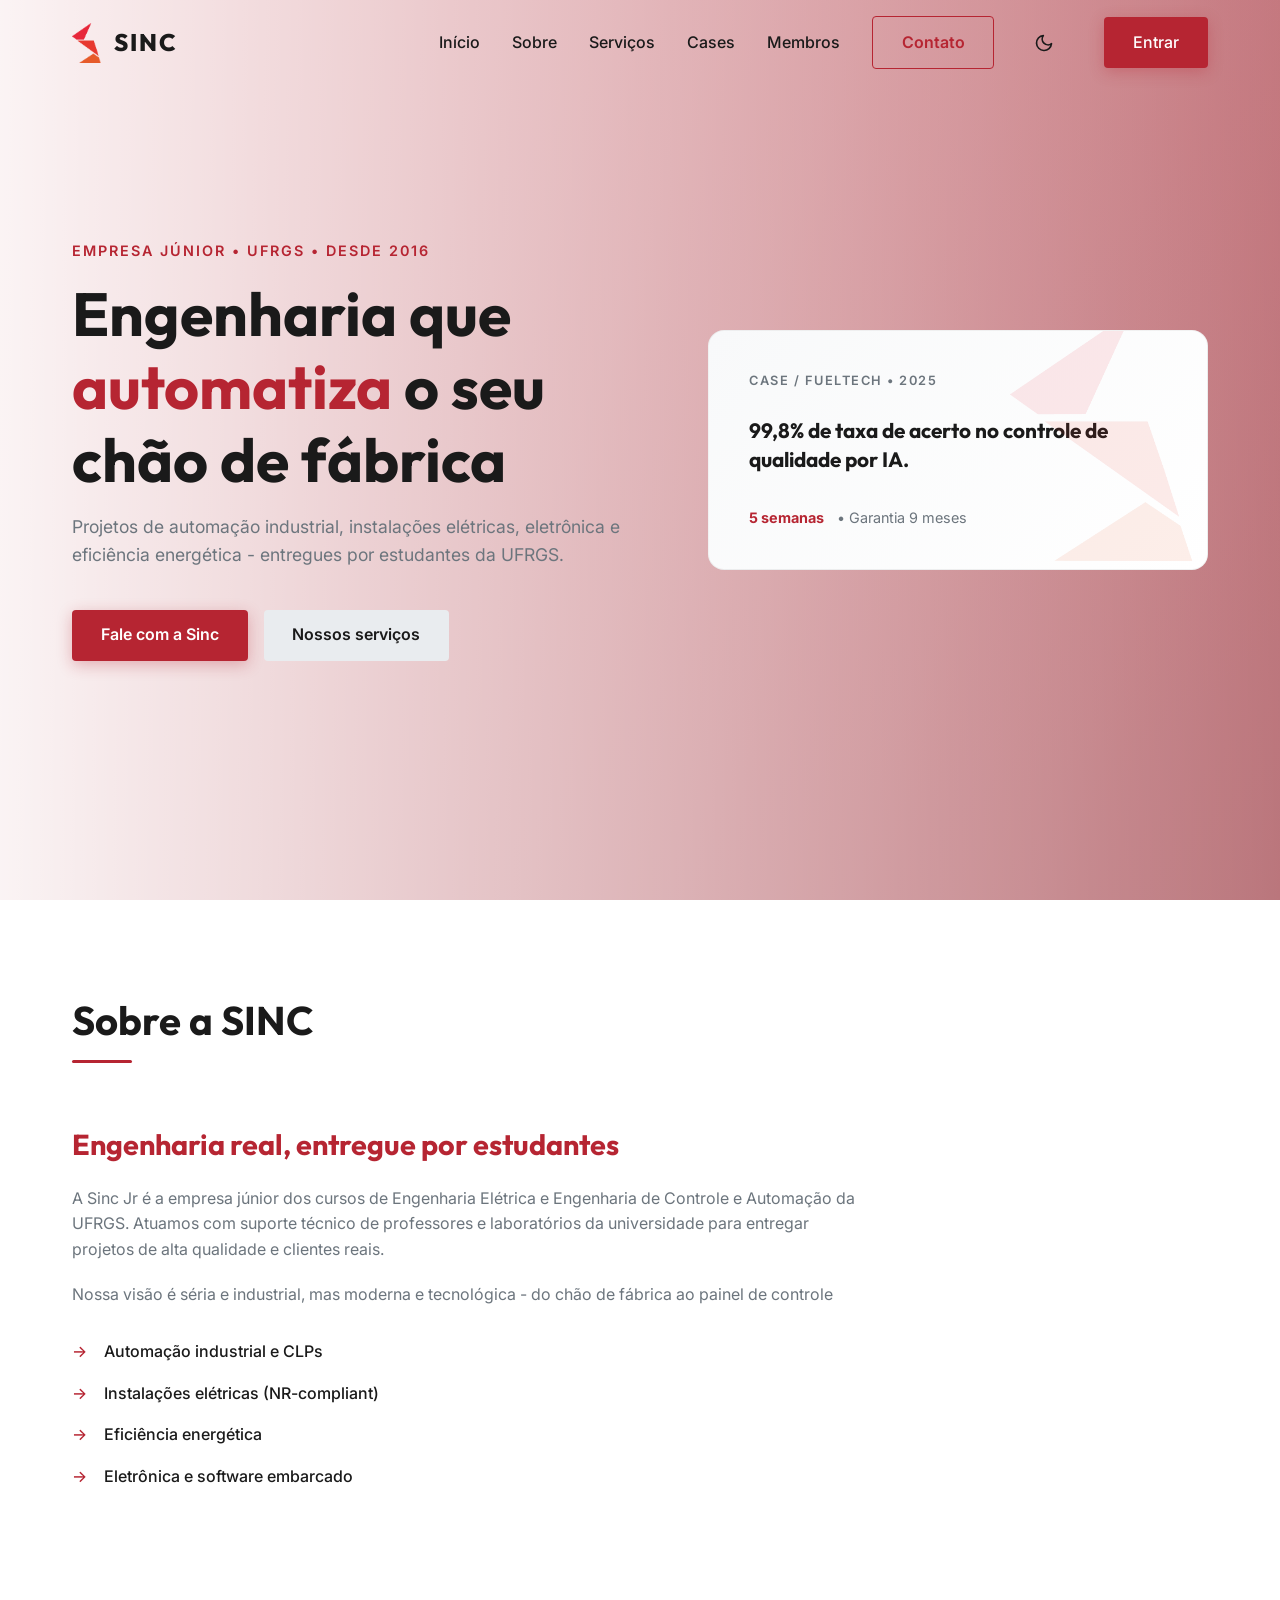
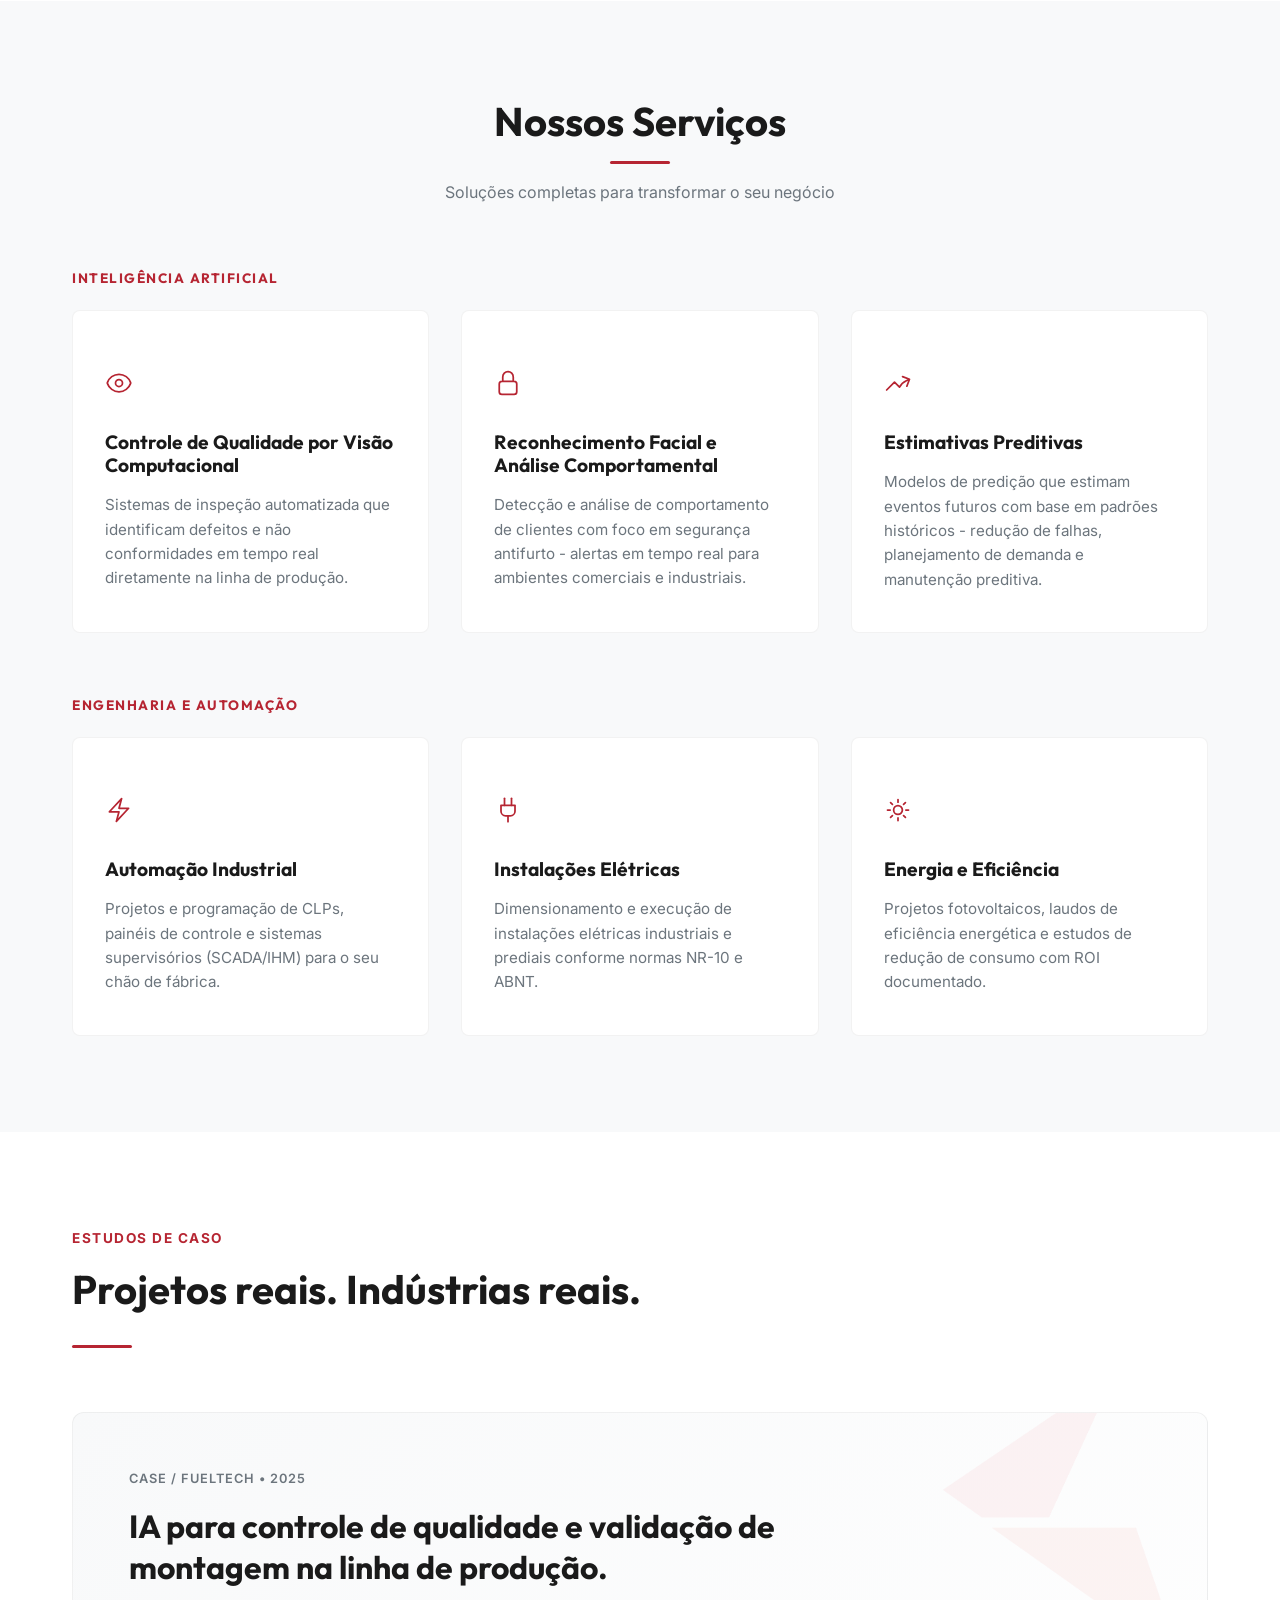
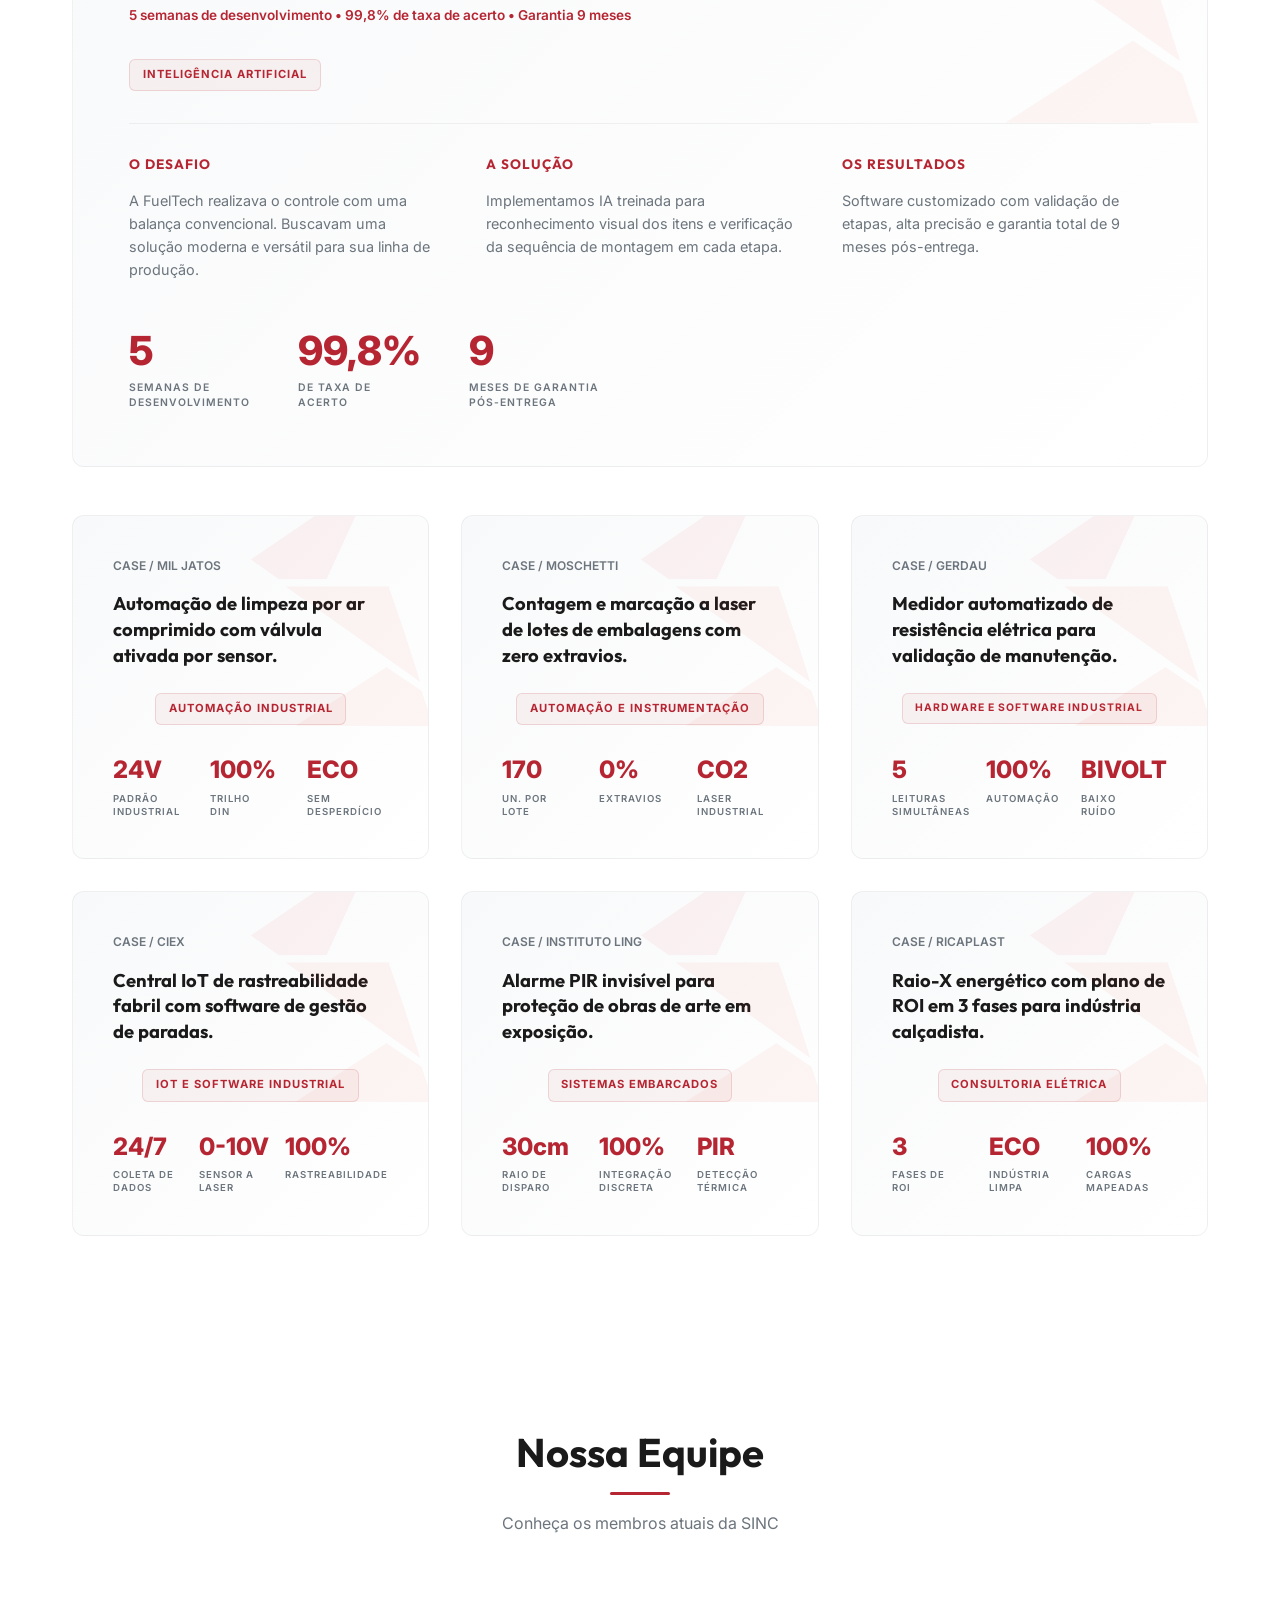
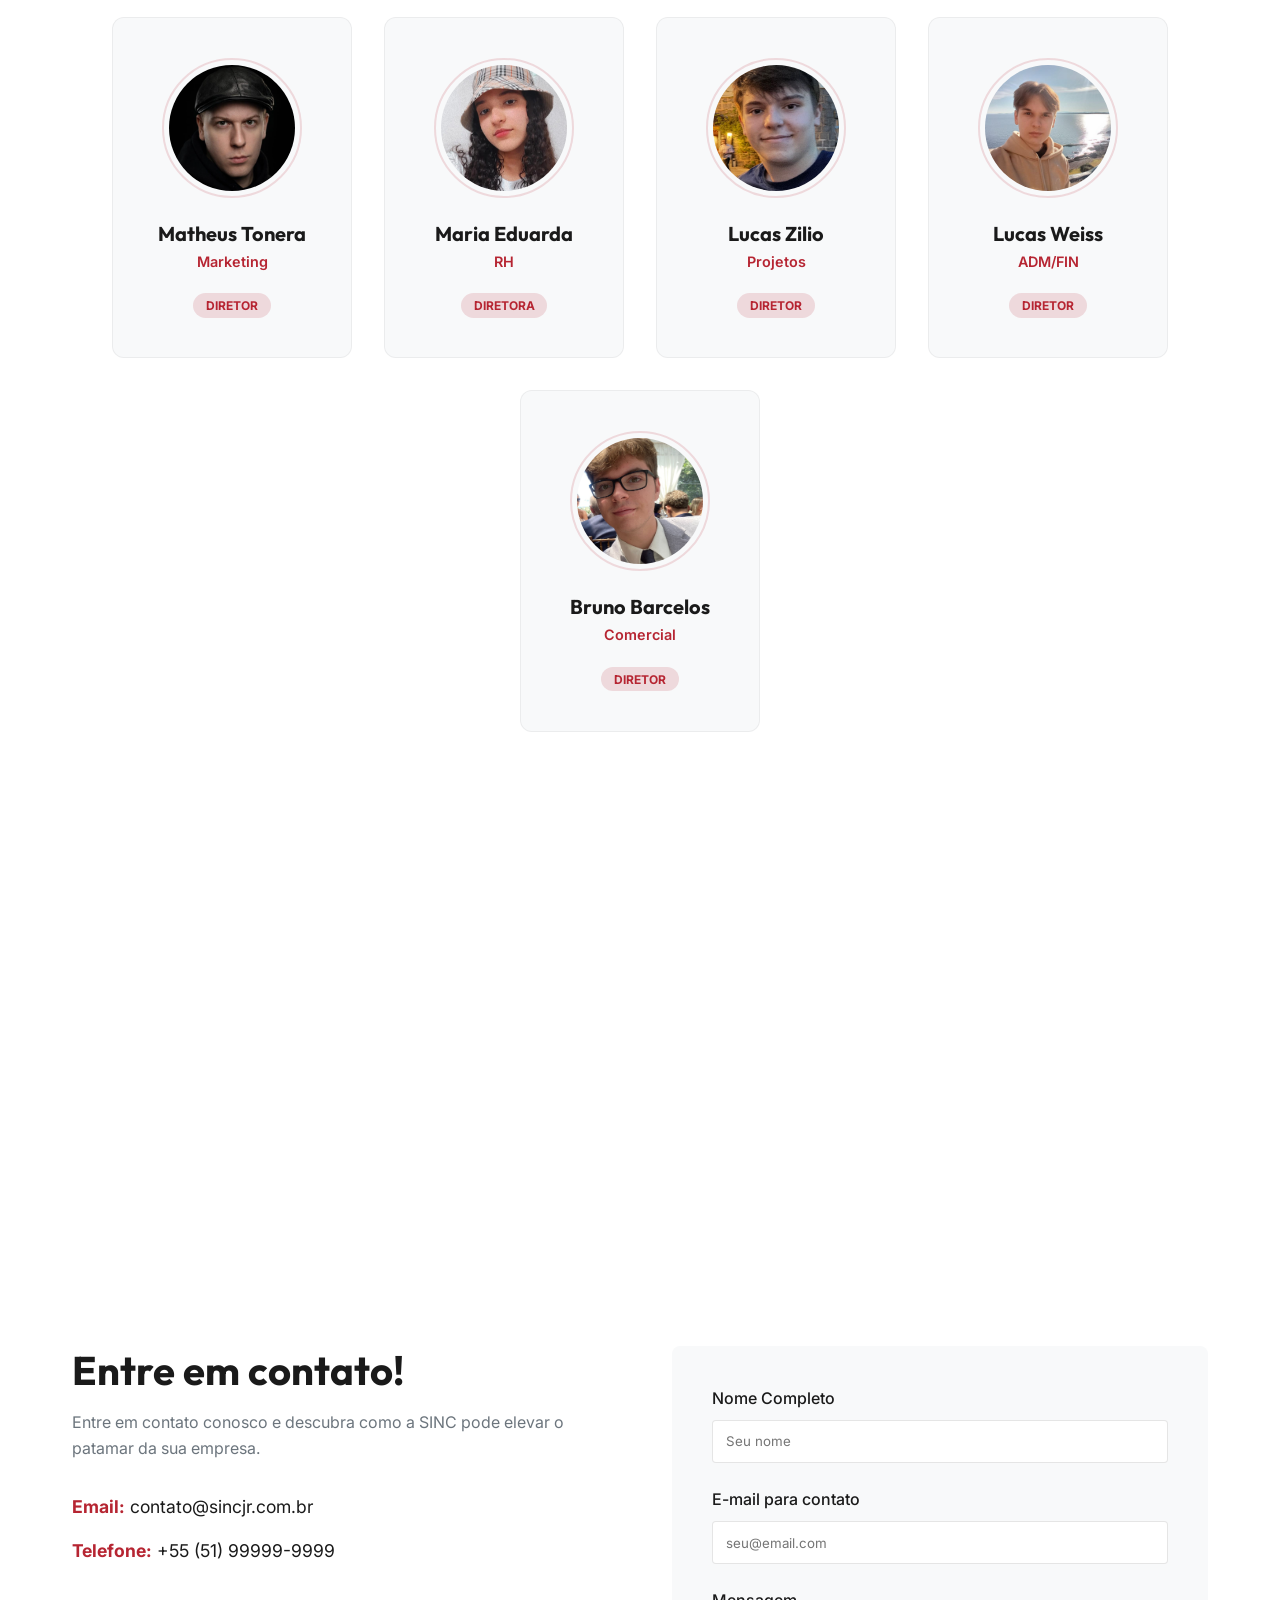
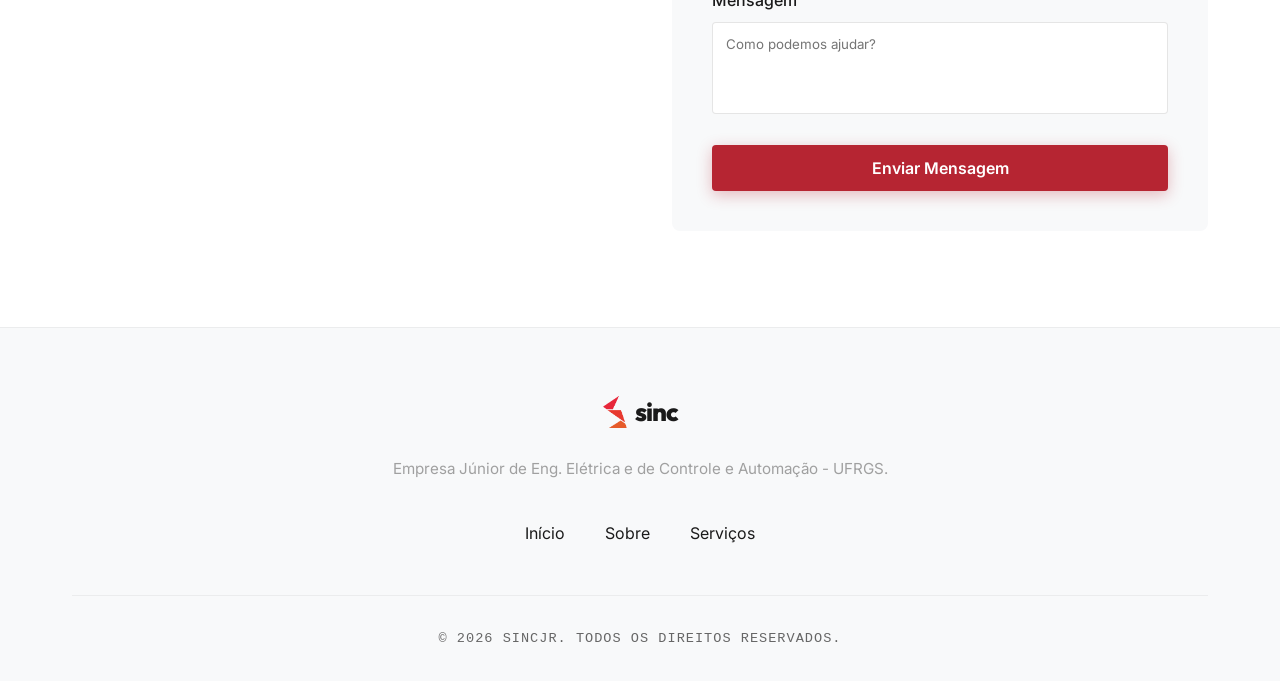
<file: index.html>
<!DOCTYPE html>
<!-- Declaração do tipo de documento, informando ao navegador que se trata de um documento HTML5 -->
<html lang="pt-BR">
<!-- Início do documento HTML, com a definição do idioma como Português do Brasil -->

<head>
    <!-- Seção head: contém metadados, links para fontes e folhas de estilo, que não são exibidos diretamente na página -->
    <meta charset="UTF-8">
    <!-- Define a codificação de caracteres como UTF-8, que suporta a maioria dos caracteres e símbolos -->
    <meta name="viewport" content="width=device-width, initial-scale=1.0">
    <!-- Configura a viewport para tornar o site responsivo (ajustável a diferentes tamanhos de tela) -->
    <title>SincJr - Empresa Júnior de Engenharia Elétrica e Engenharia de Controle e Automação</title>
    <!-- Define o título da página que aparece na aba do navegador -->
    <meta name="description"
        content="SINC: Inovação e Gestão Corporativa. Oferecemos soluções para o sucesso da sua empresa.">
    <!-- Meta description: fornece um resumo do conteúdo da página para os motores de busca (SEO) -->

    <!-- Preconexões para acelerar o carregamento das fontes do Google -->
    <link rel="preconnect" href="https://fonts.googleapis.com">
    <link rel="preconnect" href="https://fonts.gstatic.com" crossorigin>
    <!-- Importação das fontes Inter e Outfit do Google Fonts -->
    <link
        href="https://fonts.googleapis.com/css2?family=Inter:wght@300;400;600;800&family=Outfit:wght@400;700&display=swap"
        rel="stylesheet">

    <!-- Vincula o arquivo CSS externo (style.css) para aplicar estilos à página -->
    <link rel="stylesheet" href="style.css?v=2">

    <!-- Favicon -->
    <link rel="icon" type="image/png" sizes="32x32" href="assets/favicon-32x32.png">
    <link rel="icon" type="image/png" sizes="16x16" href="assets/favicon-16x16.png">
    <link rel="apple-touch-icon" sizes="180x180" href="assets/apple-touch-icon.png">
    <script>
        if (localStorage.getItem('theme') === 'dark') {
            document.documentElement.setAttribute('data-theme', 'dark');
        }
    </script>
</head>

<body>
    <!-- O corpo do documento, onde fica o conteúdo visível para o usuário -->

    <header class="navbar">
        <!-- Cabeçalho da página, contendo a barra de navegação principal -->
        <div class="nav-container">
            <!-- Container flexível para alinhar o logotipo e os links de navegação -->
            <a href="#" class="logo-container">
                <!-- Link que envolve o logotipo, redirecionando para o topo da página -->
                <img src="assets/icone.png" alt="Logo SINC" class="logo-img">
                <!-- Imagem do logotipo do site -->
                <span class="logo-text">SINC</span>
                <!-- Texto do logotipo ao lado da imagem -->
            </a>
            <nav class="nav-links">
                <!-- Seção de links de navegação do site -->
                <a href="#home">Início</a>
                <!-- Link para a seção Home -->
                <a href="#about">Sobre</a>
                <!-- Link para a seção Sobre -->
                <a href="#services">Serviços</a>
                <!-- Link para a seção Serviços -->
                <a href="#cases">Cases</a>
                <!-- Link para a seção Casos -->
                <a href="#members">Membros</a>
                <!-- Link para a seção Membros -->
                <a href="#contact" class="btn-primary-outline">Contato</a>

                <!-- Link para a seção de Contato com estilo de botão delineado -->
                <button id="theme-toggle" class="theme-toggle-btn" aria-label="Alternar tema">
                    <svg id="theme-icon" xmlns="http://www.w3.org/2000/svg" width="20" height="20" viewBox="0 0 24 24"
                        fill="none" stroke="currentColor" stroke-width="2" stroke-linecap="round"
                        stroke-linejoin="round">
                        <path d="M21 12.79A9 9 0 1 1 11.21 3 7 7 0 0 0 21 12.79z"></path>
                    </svg>
                </button>
                <a href="dashboard.html" class="btn-primary" style="margin-left: 10px;">Entrar</a>
                <!-- Link para a nova página de Login/Dashboard -->
            </nav>
            <div class="menu-toggle" id="mobile-menu">
                <!-- Botão de menu "hambúrguer" visível apenas em telas menores (dispositivos móveis) -->
                <span class="bar"></span>
                <span class="bar"></span>
                <span class="bar"></span>
                <!-- Barras que formam o ícone do menu responsivo -->
            </div>
        </div>
    </header>

    <main>
        <!-- Conteúdo principal da página -->

        <section id="home" class="hero">
            <!-- Seção "Hero" (destaque principal no topo da página) -->
            <div class="hero-overlay"></div>
            <!-- Camada de sobreposição (geralmente escura) para melhorar a leitura do texto sobre a imagem de fundo -->
            <div class="hero-container">
                <!-- Container para o conteúdo textual do destaque -->
                <div class="hero-content">
                    <p class="fade-in"
                        style="color: var(--color-primary); font-weight: 600; letter-spacing: 2px; font-size: 0.9rem; margin-bottom: 1rem;">
                        EMPRESA JÚNIOR &bull; UFRGS &bull; DESDE 2016</p>
                    <h1 class="fade-in" style="font-size: clamp(2.5rem, 5vw, 3.8rem); line-height: 1.2;">Engenharia que
                        <span style="color: var(--color-primary);">automatiza</span> o seu chão de fábrica
                    </h1>
                    <!-- Título principal da página com animação de fade in -->
                    <p class="fade-in delay-1" style="font-size: 1.1rem; max-width: 700px;">Projetos de automação
                        industrial, instalações elétricas, eletrônica e eficiência energética - entregues por
                        estudantes da
                        UFRGS.</p>
                    <!-- Subtítulo ou descrição com pequeno atraso na animação -->
                    <div class="hero-buttons fade-in delay-2">
                        <!-- Container para os botões de ação na área hero -->
                        <a href="#contact" class="btn-primary">Fale com a Sinc</a>
                        <!-- Botão de ação principal redirecionando para a seção de Contato -->
                        <a href="#services" class="btn-secondary">Nossos serviços</a>
                        <!-- Botão secundário redirecionando para a seção Serviços -->
                    </div>
                </div>

                <!-- Novo Painel de Case -->
                <a href="#cases" class="hero-case-card fade-in delay-2">
                    <div class="case-decoration">
                        <img src="assets/icone.png" alt="" style="width: 100%; height: 100%; object-fit: contain;">
                    </div>
                    <p class="case-meta">CASE / FUELTECH &bull; 2025</p>
                    <h3 class="case-title">99,8% de taxa de acerto no controle de qualidade por IA.</h3>
                    <div class="case-footer">
                        <span>5 semanas</span> &bull; Garantia 9 meses
                    </div>
                </a>
            </div>
        </section>

        <section id="about" class="about-section section-padding">
            <!-- Seção "Sobre nós", contendo informações da empresa -->
            <div class="container">
                <!-- Container para limitar a largura do conteúdo e centralizá-lo -->
                <div class="section-title">
                    <!-- Container do título da seção -->
                    <h2>Sobre a SINC</h2>
                    <!-- Título da seção -->
                    <div class="divider"></div>
                    <!-- Linha divisória para efeito estético -->
                </div>
                <div class="about-grid" style="grid-template-columns: 1fr; max-width: 800px;">
                    <!-- Grade de layout para dividir o conteúdo sobre a empresa em colunas -->
                    <div class="about-text slide-up">
                        <!-- Coluna de texto com animação de deslizar para cima -->
                        <h3>Engenharia real, entregue por estudantes</h3>
                        <!-- Título do bloco de texto -->
                        <p>A Sinc Jr é a empresa júnior dos cursos de Engenharia Elétrica e Engenharia de Controle e
                            Automação da UFRGS. Atuamos com suporte técnico de professores e laboratórios da
                            universidade para entregar projetos de alta qualidade e clientes reais.</p>
                        <!-- Parágrafo introdutório -->
                        <p>Nossa visão é séria e industrial, mas moderna e tecnológica - do chão de fábrica ao painel de
                            controle</p>
                        <!-- Segundo parágrafo detalhando o propósito da equipe -->
                        <ul class="features-list">
                            <!-- Lista de características/vantagens -->
                            <li>Automação industrial e CLPs</li>
                            <li>Instalações elétricas (NR-compliant)</li>
                            <li>Eficiência energética</li>
                            <li>Eletrônica e software embarcado</li>
                            <!-- Itens da lista -->
                        </ul>
                    </div>
                </div>
            </div>
        </section>

        <section id="services" class="services-section section-padding">
            <!-- Seção de "Serviços", apresentando o que a empresa oferece -->
            <div class="container">
                <!-- Container principal da seção -->
                <div class="section-title text-center">
                    <!-- Título da seção centralizado -->
                    <h2>Nossos Serviços</h2>
                    <!-- Título -->
                    <div class="divider mx-auto"></div>
                    <!-- Divisor centralizado (margem horizontal automática) -->
                    <p class="section-subtitle">Soluções completas para transformar o seu negócio</p>
                    <!-- Subtítulo explicativo dos serviços -->
                </div>
                <div style="margin-bottom: 4rem; margin-top: 3rem;">
                    <h3
                        style="color: var(--color-primary); font-size: 0.85rem; text-transform: uppercase; letter-spacing: 1.5px; margin-bottom: 1.5rem; text-align: left;">
                        Inteligência Artificial</h3>
                    <div class="services-grid">
                        <div class="service-card slide-up" style="text-align: left; padding: 2.5rem 2rem;">
                            <div class="service-icon" style="margin-bottom: 1rem;"><svg
                                    xmlns="http://www.w3.org/2000/svg" fill="none" viewBox="0 0 24 24"
                                    stroke-width="1.5" stroke="currentColor"
                                    style="width: 28px; height: 28px; color: var(--color-primary);">
                                    <path stroke-linecap="round" stroke-linejoin="round"
                                        d="M2.036 12.322a1.012 1.012 0 0 1 0-.639C3.423 7.51 7.36 4.5 12 4.5c4.638 0 8.573 3.007 9.963 7.178.07.207.07.431 0 .639C20.577 16.49 16.64 19.5 12 19.5c-4.638 0-8.573-3.007-9.963-7.178Z" />
                                    <path stroke-linecap="round" stroke-linejoin="round"
                                        d="M15 12a3 3 0 1 1-6 0 3 3 0 0 1 6 0Z" />
                                </svg></div>
                            <h3 style="font-size: 1.2rem; margin-bottom: 1rem;">Controle de Qualidade por Visão
                                Computacional</h3>
                            <p style="font-size: 0.95rem;">Sistemas de inspeção automatizada que identificam defeitos e
                                não conformidades em tempo real diretamente na linha de produção.</p>
                        </div>
                        <div class="service-card slide-up delay-1" style="text-align: left; padding: 2.5rem 2rem;">
                            <div class="service-icon" style="margin-bottom: 1rem;"><svg
                                    xmlns="http://www.w3.org/2000/svg" fill="none" viewBox="0 0 24 24"
                                    stroke-width="1.5" stroke="currentColor"
                                    style="width: 28px; height: 28px; color: var(--color-primary);">
                                    <path stroke-linecap="round" stroke-linejoin="round"
                                        d="M16.5 10.5V6.75a4.5 4.5 0 1 0-9 0v3.75m-.75 11.25h10.5a2.25 2.25 0 0 0 2.25-2.25v-6.75a2.25 2.25 0 0 0-2.25-2.25H6.75a2.25 2.25 0 0 0-2.25 2.25v6.75a2.25 2.25 0 0 0 2.25 2.25Z" />
                                </svg></div>
                            <h3 style="font-size: 1.2rem; margin-bottom: 1rem;">Reconhecimento Facial e Análise
                                Comportamental</h3>
                            <p style="font-size: 0.95rem;">Detecção e análise de comportamento de clientes com foco em
                                segurança antifurto - alertas em tempo real para ambientes comerciais e industriais.</p>
                        </div>
                        <div class="service-card slide-up delay-2" style="text-align: left; padding: 2.5rem 2rem;">
                            <div class="service-icon" style="margin-bottom: 1rem;"><svg
                                    xmlns="http://www.w3.org/2000/svg" fill="none" viewBox="0 0 24 24"
                                    stroke-width="1.5" stroke="currentColor"
                                    style="width: 28px; height: 28px; color: var(--color-primary);">
                                    <path stroke-linecap="round" stroke-linejoin="round"
                                        d="M2.25 18 9 11.25l4.306 4.306a11.95 11.95 0 0 1 5.814-5.518l2.74-1.22m0 0-5.94-2.281m5.94 2.28-2.28 5.941" />
                                </svg></div>
                            <h3 style="font-size: 1.2rem; margin-bottom: 1rem;">Estimativas Preditivas</h3>
                            <p style="font-size: 0.95rem;">Modelos de predição que estimam eventos futuros com base em
                                padrões históricos - redução de falhas, planejamento de demanda e manutenção preditiva.
                            </p>
                        </div>
                    </div>
                </div>

                <div>
                    <h3
                        style="color: var(--color-primary); font-size: 0.85rem; text-transform: uppercase; letter-spacing: 1.5px; margin-bottom: 1.5rem; text-align: left;">
                        Engenharia e Automação</h3>
                    <div class="services-grid">
                        <div class="service-card slide-up" style="text-align: left; padding: 2.5rem 2rem;">
                            <div class="service-icon" style="margin-bottom: 1rem;"><svg
                                    xmlns="http://www.w3.org/2000/svg" fill="none" viewBox="0 0 24 24"
                                    stroke-width="1.5" stroke="currentColor"
                                    style="width: 28px; height: 28px; color: var(--color-primary);">
                                    <path stroke-linecap="round" stroke-linejoin="round"
                                        d="m3.75 13.5 10.5-11.25L12 10.5h8.25L9.75 21.75 12 13.5H3.75Z" />
                                </svg></div>
                            <h3 style="font-size: 1.2rem; margin-bottom: 1rem;">Automação Industrial</h3>
                            <p style="font-size: 0.95rem;">Projetos e programação de CLPs, painéis de controle e
                                sistemas supervisórios (SCADA/IHM) para o seu chão de fábrica.</p>
                        </div>
                        <div class="service-card slide-up delay-1" style="text-align: left; padding: 2.5rem 2rem;">
                            <div class="service-icon" style="margin-bottom: 1rem;"><svg
                                    xmlns="http://www.w3.org/2000/svg" width="28" height="28" viewBox="0 0 24 24"
                                    fill="none" stroke="currentColor" stroke-width="1.5" stroke-linecap="round"
                                    stroke-linejoin="round" style="color: var(--color-primary);">
                                    <path d="M12 22v-5" />
                                    <path d="M9 8V2" />
                                    <path d="M15 8V2" />
                                    <path d="M18 8v5a4 4 0 0 1-4 4h-4a4 4 0 0 1-4-4V8Z" />
                                </svg></div>
                            <h3 style="font-size: 1.2rem; margin-bottom: 1rem;">Instalações Elétricas</h3>
                            <p style="font-size: 0.95rem;">Dimensionamento e execução de instalações elétricas
                                industriais e prediais conforme normas NR-10 e ABNT.</p>
                        </div>
                        <div class="service-card slide-up delay-2" style="text-align: left; padding: 2.5rem 2rem;">
                            <div class="service-icon" style="margin-bottom: 1rem;"><svg
                                    xmlns="http://www.w3.org/2000/svg" fill="none" viewBox="0 0 24 24"
                                    stroke-width="1.5" stroke="currentColor"
                                    style="width: 28px; height: 28px; color: var(--color-primary);">
                                    <path stroke-linecap="round" stroke-linejoin="round"
                                        d="M12 3v2.25m6.364.386-1.591 1.591M21 12h-2.25m-.386 6.364-1.591-1.591M12 18.75V21m-4.773-4.227-1.591 1.591M5.25 12H3m4.227-4.773L5.636 5.636M15.75 12a3.75 3.75 0 1 1-7.5 0 3.75 3.75 0 0 1 7.5 0Z" />
                                </svg></div>
                            <h3 style="font-size: 1.2rem; margin-bottom: 1rem;">Energia e Eficiência</h3>
                            <p style="font-size: 0.95rem;">Projetos fotovoltaicos, laudos de eficiência energética e
                                estudos de redução de consumo com ROI documentado.</p>
                        </div>
                    </div>
                </div>
            </div>
        </section>

        <section id="cases" class="cases-section section-padding">
            <div class="container">
                <div class="section-title" style="text-align: left;">
                    <span
                        style="color: var(--color-primary); font-size: 0.85rem; font-weight: 700; text-transform: uppercase; letter-spacing: 1.5px; margin-bottom: 1rem; display: block;">Estudos
                        de Caso</span>
                    <h2 style="margin-bottom: 2rem; text-align: left;">Projetos reais. Indústrias reais.</h2>
                    <div class="divider" style="margin-left: 0;"></div>
                </div>

                <div class="cases-grid">
                    <!-- Big Case: FuelTech -->
                    <div class="case-card-large slide-up">
                        <div class="case-decoration">
                            <img src="assets/icone.png" style="width: 100%; height: 100%; object-fit: contain;">
                        </div>
                        <div style="position: relative; z-index: 2;">
                            <p
                                style="color: var(--color-text-muted); font-size: 0.8rem; font-weight: 600; letter-spacing: 1px; text-transform: uppercase; margin-bottom: 1rem;">
                                CASE / FUELTECH &bull; 2025</p>
                            <h3 style="font-size: 2rem; margin-bottom: 1rem; max-width: 700px; line-height: 1.3;">IA
                                para controle de qualidade e validação de montagem na linha de produção.</h3>
                            <p
                                style="color: var(--color-primary); font-size: 0.85rem; font-weight: 600; margin-bottom: 2rem;">
                                5 semanas de desenvolvimento &bull; 99,8% de taxa de acerto &bull; Garantia 9 meses</p>

                            <div class="case-category-tag">INTELIGÊNCIA ARTIFICIAL</div>

                            <div
                                style="display: grid; grid-template-columns: repeat(auto-fit, minmax(250px, 1fr)); gap: 3rem; margin-bottom: 3rem; border-top: 1px solid var(--card-border); padding-top: 2rem;">
                                <div>
                                    <h4
                                        style="color: var(--color-primary); font-size: 0.85rem; margin-bottom: 1rem; letter-spacing: 1px; text-transform: uppercase;">
                                        O Desafio</h4>
                                    <p style="color: var(--color-text-muted); font-size: 0.9rem; line-height: 1.6;">A
                                        FuelTech realizava o controle com uma balança convencional. Buscavam uma solução
                                        moderna e versátil para sua linha de produção.</p>
                                </div>
                                <div>
                                    <h4
                                        style="color: var(--color-primary); font-size: 0.85rem; margin-bottom: 1rem; letter-spacing: 1px; text-transform: uppercase;">
                                        A Solução</h4>
                                    <p style="color: var(--color-text-muted); font-size: 0.9rem; line-height: 1.6;">
                                        Implementamos IA treinada para reconhecimento visual dos itens e verificação da
                                        sequência de montagem em cada etapa.</p>
                                </div>
                                <div>
                                    <h4
                                        style="color: var(--color-primary); font-size: 0.85rem; margin-bottom: 1rem; letter-spacing: 1px; text-transform: uppercase;">
                                        Os Resultados</h4>
                                    <p style="color: var(--color-text-muted); font-size: 0.9rem; line-height: 1.6;">
                                        Software customizado com validação de etapas, alta precisão e garantia total de
                                        9 meses pós-entrega.</p>
                                </div>
                            </div>

                            <div class="case-stats">
                                <div class="stat-item">
                                    <span class="stat-value">5</span>
                                    <span class="stat-label">Semanas de<br>Desenvolvimento</span>
                                </div>
                                <div class="stat-item">
                                    <span class="stat-value">99,8%</span>
                                    <span class="stat-label">De taxa de<br>acerto</span>
                                </div>
                                <div class="stat-item">
                                    <span class="stat-value">9</span>
                                    <span class="stat-label">Meses de Garantia<br>Pós-Entrega</span>
                                </div>
                            </div>
                        </div>
                    </div>

                    <!-- Row 1 -->
                    <!-- Small Case 1: Mil Jatos -->
                    <div class="case-card-small slide-up">
                        <div class="case-decoration">
                            <img src="assets/icone.png" style="width: 100%; height: 100%; object-fit: contain;">
                        </div>
                        <p
                            style="color: var(--color-text-muted); font-size: 0.75rem; font-weight: 600; text-transform: uppercase; margin-bottom: 1rem;">
                            CASE / MIL JATOS</p>
                        <h4 style="font-size: 1.15rem; margin-bottom: 1.5rem; line-height: 1.4;">Automação de limpeza
                            por ar comprimido com válvula ativada por sensor.</h4>
                        <div class="case-category-tag">AUTOMAÇÃO INDUSTRIAL</div>
                        <div class="case-stats">
                            <div class="stat-item">
                                <span class="stat-value">24V</span>
                                <span class="stat-label">Padrão<br>Industrial</span>
                            </div>
                            <div class="stat-item">
                                <span class="stat-value">100%</span>
                                <span class="stat-label">Trilho<br>DIN</span>
                            </div>
                            <div class="stat-item">
                                <span class="stat-value">ECO</span>
                                <span class="stat-label">Sem<br>Desperdício</span>
                            </div>
                        </div>
                    </div>

                    <!-- Small Case 2: Moschetti -->
                    <div class="case-card-small slide-up delay-1">
                        <div class="case-decoration">
                            <img src="assets/icone.png" style="width: 100%; height: 100%; object-fit: contain;">
                        </div>
                        <p
                            style="color: var(--color-text-muted); font-size: 0.75rem; font-weight: 600; text-transform: uppercase; margin-bottom: 1rem;">
                            CASE / MOSCHETTI</p>
                        <h4 style="font-size: 1.15rem; margin-bottom: 1.5rem; line-height: 1.4;">Contagem e marcação a
                            laser de lotes de embalagens com zero extravios.</h4>
                        <div class="case-category-tag">AUTOMAÇÃO E INSTRUMENTAÇÃO</div>
                        <div class="case-stats">
                            <div class="stat-item">
                                <span class="stat-value">170</span>
                                <span class="stat-label">Un. por<br>Lote</span>
                            </div>
                            <div class="stat-item">
                                <span class="stat-value">0%</span>
                                <span class="stat-label">Extravios</span>
                            </div>
                            <div class="stat-item">
                                <span class="stat-value">CO2</span>
                                <span class="stat-label">Laser<br>Industrial</span>
                            </div>
                        </div>
                    </div>

                    <!-- Small Case 3: Gerdau -->
                    <div class="case-card-small slide-up delay-2">
                        <div class="case-decoration">
                            <img src="assets/icone.png" style="width: 100%; height: 100%; object-fit: contain;">
                        </div>
                        <p
                            style="color: var(--color-text-muted); font-size: 0.75rem; font-weight: 600; text-transform: uppercase; margin-bottom: 1rem;">
                            CASE / GERDAU</p>
                        <h4 style="font-size: 1.15rem; margin-bottom: 1.5rem; line-height: 1.4;">Medidor automatizado de
                            resistência elétrica para validação de manutenção.</h4>
                        <div class="case-category-tag" style="font-size: 0.65rem;">HARDWARE E SOFTWARE INDUSTRIAL</div>
                        <div class="case-stats">
                            <div class="stat-item">
                                <span class="stat-value">5</span>
                                <span class="stat-label">Leituras<br>Simultâneas</span>
                            </div>
                            <div class="stat-item">
                                <span class="stat-value">100%</span>
                                <span class="stat-label">Automação</span>
                            </div>
                            <div class="stat-item">
                                <span class="stat-value">BIVOLT</span>
                                <span class="stat-label">Baixo<br>Ruído</span>
                            </div>
                        </div>
                    </div>

                    <!-- Row 2 -->
                    <!-- Small Case 4: Ciex -->
                    <div class="case-card-small slide-up">
                        <div class="case-decoration">
                            <img src="assets/icone.png" style="width: 100%; height: 100%; object-fit: contain;">
                        </div>
                        <p
                            style="color: var(--color-text-muted); font-size: 0.75rem; font-weight: 600; text-transform: uppercase; margin-bottom: 1rem;">
                            CASE / CIEX</p>
                        <h4 style="font-size: 1.15rem; margin-bottom: 1.5rem; line-height: 1.4;">Central IoT de
                            rastreabilidade fabril com software de gestão de paradas.</h4>
                        <div class="case-category-tag">IOT E SOFTWARE INDUSTRIAL</div>
                        <div class="case-stats">
                            <div class="stat-item">
                                <span class="stat-value">24/7</span>
                                <span class="stat-label">Coleta de<br>Dados</span>
                            </div>
                            <div class="stat-item">
                                <span class="stat-value">0-10V</span>
                                <span class="stat-label">Sensor a<br>Laser</span>
                            </div>
                            <div class="stat-item">
                                <span class="stat-value">100%</span>
                                <span class="stat-label">Rastreabilidade</span>
                            </div>
                        </div>
                    </div>

                    <!-- Small Case 5: Instituto Ling -->
                    <div class="case-card-small slide-up delay-1">
                        <div class="case-decoration">
                            <img src="assets/icone.png" style="width: 100%; height: 100%; object-fit: contain;">
                        </div>
                        <p
                            style="color: var(--color-text-muted); font-size: 0.75rem; font-weight: 600; text-transform: uppercase; margin-bottom: 1rem;">
                            CASE / INSTITUTO LING</p>
                        <h4 style="font-size: 1.15rem; margin-bottom: 1.5rem; line-height: 1.4;">Alarme PIR invisível
                            para proteção de obras de arte em exposição.</h4>
                        <div class="case-category-tag">SISTEMAS EMBARCADOS</div>
                        <div class="case-stats">
                            <div class="stat-item">
                                <span class="stat-value">30cm</span>
                                <span class="stat-label">Raio de<br>Disparo</span>
                            </div>
                            <div class="stat-item">
                                <span class="stat-value">100%</span>
                                <span class="stat-label">Integração<br>Discreta</span>
                            </div>
                            <div class="stat-item">
                                <span class="stat-value">PIR</span>
                                <span class="stat-label">Detecção<br>Térmica</span>
                            </div>
                        </div>
                    </div>

                    <!-- Small Case 6: Ricaplast -->
                    <div class="case-card-small slide-up delay-2">
                        <div class="case-decoration">
                            <img src="assets/icone.png" style="width: 100%; height: 100%; object-fit: contain;">
                        </div>
                        <p
                            style="color: var(--color-text-muted); font-size: 0.75rem; font-weight: 600; text-transform: uppercase; margin-bottom: 1rem;">
                            CASE / RICAPLAST</p>
                        <h4 style="font-size: 1.15rem; margin-bottom: 1.5rem; line-height: 1.4;">Raio-X energético com
                            plano de ROI em 3 fases para indústria calçadista.</h4>
                        <div class="case-category-tag">CONSULTORIA ELÉTRICA</div>
                        <div class="case-stats">
                            <div class="stat-item">
                                <span class="stat-value">3</span>
                                <span class="stat-label">Fases de<br>ROI</span>
                            </div>
                            <div class="stat-item">
                                <span class="stat-value">ECO</span>
                                <span class="stat-label">Indústria<br>Limpa</span>
                            </div>
                            <div class="stat-item">
                                <span class="stat-value">100%</span>
                                <span class="stat-label">Cargas<br>Mapeadas</span>
                            </div>
                        </div>
                    </div>
                </div>
            </div>
        </section>

        <section id="members" class="members-section section-padding">
            <!-- Seção de "Membros", apresentando a equipe -->
            <div class="container" style="max-width: 1400px;">
                <div class="section-title text-center">
                    <h2>Nossa Equipe</h2>
                    <div class="divider mx-auto"></div>
                    <p class="section-subtitle">Conheça os membros atuais da SINC</p>
                </div>

                <div class="members-grid">
                    <!-- Member Card 1 -->
                    <div class="member-card slide-up">
                        <a href="membro-matheus.html" class="member-photo-link">
                            <div class="member-photo-container">
                                <img src="assets/matheus.png" alt="Matheus Tonera" class="member-img">
                            </div>
                        </a>

                        <div class="member-info">
                            <h3>Matheus Tonera</h3>
                            <p class="member-role">Marketing</p>
                            <div class="member-social">
                                <span class="social-tag">DIRETOR</span>
                            </div>
                        </div>
                    </div>

                    <!-- Member Card 2 -->
                    <div class="member-card slide-up delay-1">
                        <a href="membro-maria.html" class="member-photo-link">
                            <div class="member-photo-container">
                                <img src="assets/mariaeduarda.png" alt="Maria Eduarda" class="member-img">
                            </div>
                        </a>

                        <div class="member-info">
                            <h3>Maria Eduarda</h3>
                            <p class="member-role">RH</p>
                            <div class="member-social">
                                <span class="social-tag">DIRETORA</span>
                            </div>
                        </div>
                    </div>

                    <!-- Member Card 3 -->
                    <div class="member-card slide-up delay-2">
                        <a href="membro-lucaszilio.html" class="member-photo-link">
                            <div class="member-photo-container">
                                <img src="assets/lucaszilio.png" alt="Lucas Zilio" class="member-img">
                            </div>
                        </a>
                        <div class="member-info">
                            <h3>Lucas Zilio</h3>
                            <p class="member-role">Projetos</p>
                            <div class="member-social">
                                <span class="social-tag">DIRETOR</span>
                            </div>
                        </div>
                    </div>

                    <!-- Member Card 4 -->
                    <div class="member-card slide-up delay-3">
                        <a href="membro-lucasweiss.html" class="member-photo-link">
                            <div class="member-photo-container">
                                <img src="assets/lucasweiss.png" alt="Lucas Weiss" class="member-img">
                            </div>
                        </a>
                        <div class="member-info">
                            <h3>Lucas Weiss</h3>
                            <p class="member-role">ADM/FIN</p>
                            <div class="member-social">
                                <span class="social-tag">DIRETOR</span>
                            </div>
                        </div>
                    </div>

                    <!-- Member Card 5 -->
                    <div class="member-card slide-up">
                        <a href="membro-bruno.html" class="member-photo-link">
                            <div class="member-photo-container">
                                <img src="assets/brunobarcelos.png" alt="Bruno Barcelos" class="member-img">
                            </div>
                        </a>
                        <div class="member-info">
                            <h3>Bruno Barcelos</h3>
                            <p class="member-role">Comercial</p>
                            <div class="member-social">
                                <span class="social-tag">DIRETOR</span>
                            </div>
                        </div>
                    </div>
                </div>

                <!-- Segunda Linha (Consultores) -->
                <div class="members-grid" style="margin-top: 2rem;">
                    <!-- Member Card 6 -->
                    <div class="member-card slide-up delay-1">
                        <a href="membro-gustavo.html" class="member-photo-link">
                            <div class="member-photo-container">
                                <div class="member-photo-placeholder">
                                    <span>FT</span>
                                </div>
                            </div>
                        </a>
                        <div class="member-info">
                            <h3>Gustavo Campos</h3>
                            <p class="member-role">Comercial</p>
                            <div class="member-social">
                                <span class="social-tag">CONSULTOR</span>
                            </div>
                        </div>
                    </div>

                    <!-- Member Card 7 -->
                    <div class="member-card slide-up delay-2">
                        <a href="membro-vinicius.html" class="member-photo-link">
                            <div class="member-photo-container">
                                <img src="assets/viniciuswesner.png" alt="Vinícius Wesner" class="member-img">
                            </div>
                        </a>
                        <div class="member-info">
                            <h3>Vinícius Wesner</h3>
                            <p class="member-role">Comercial</p>
                            <div class="member-social">
                                <span class="social-tag">CONSULTOR</span>
                            </div>
                        </div>
                    </div>

                    <!-- Member Card 8 -->
                    <div class="member-card slide-up delay-3">
                        <a href="membro-pedro.html" class="member-photo-link">
                            <div class="member-photo-container">
                                <div class="member-photo-placeholder">
                                    <span>FT</span>
                                </div>
                            </div>
                        </a>
                        <div class="member-info">
                            <h3>Pedro Foletto</h3>
                            <p class="member-role">Marketing</p>
                            <div class="member-social">
                                <span class="social-tag">CONSULTOR</span>
                            </div>
                        </div>
                    </div>
                </div>


            </div>
        </section>

        <section id="contact" class="contact-section section-padding">

            <!-- Seção de "Contato", para usuários enviarem mensagens -->
            <div class="container">
                <div class="contact-grid">
                    <!-- Grade que divide as informações de contato do formulário -->
                    <div class="contact-info slide-up">
                        <!-- Coluna com informações de contato por extenso -->
                        <h2>Entre em contato!</h2>
                        <!-- Título motivacional de contato -->
                        <p>Entre em contato conosco e descubra como a SINC pode elevar o patamar da sua empresa.</p>
                        <!-- Texto incentivando o contato -->
                        <div class="info-item">
                            <!-- Informação específica: E-mail -->
                            <strong>Email:</strong> contato@sincjr.com.br
                        </div>

                        <div class="info-item">
                            <!-- Informação específica: Telefone -->
                            <strong>Telefone:</strong> +55 (51) 99999-9999
                        </div>
                    </div>
                    <form class="contact-form slide-up delay-1" id="contactForm"
                        action="https://formsubmit.co/contato@sincjr.com.br" method="POST">
                        <!-- Coluna contendo o formulário de contato -->
                        <div class="form-group">
                            <!-- Grupo para o campo de Nome -->
                            <label for="name">Nome Completo</label>
                            <!-- Rótulo do campo de nome -->
                            <input type="text" id="name" name="name" required placeholder="Seu nome">
                            <!-- Campo de entrada de texto obrigatório para o nome -->
                        </div>
                        <div class="form-group">
                            <!-- Grupo para o campo de E-mail -->
                            <label for="email">E-mail para contato</label>
                            <!-- Rótulo do e-mail -->
                            <input type="email" id="email" name="email" required placeholder="seu@email.com">
                            <!-- Campo de entrada obrigatório validado como e-mail -->
                        </div>
                        <div class="form-group">
                            <!-- Grupo para a Mensagem -->
                            <label for="message">Mensagem</label>
                            <!-- Rótulo da mensagem -->
                            <textarea id="message" name="message" rows="4" required
                                placeholder="Como podemos ajudar?"></textarea>
                            <!-- Área de texto longa obrigatória para o usuário digitar a mensagem -->
                        </div>

                        <button type="submit" class="btn-primary w-100">Enviar Mensagem</button>
                        <!-- Botão de submissão do formulário, ocupando 100% da largura (w-100) -->
                    </form>
                </div>
            </div>
        </section>
    </main>

    <footer>
        <!-- Rodapé do site -->
        <div class="container">
            <div class="footer-content"
                style="display: flex; flex-direction: column; align-items: center; text-align: center; gap: 2.5rem;">
                <!-- Conteúdo superior do rodapé, geralmente links e logo -->
                <div class="footer-brand"
                    style="display: flex; flex-direction: column; align-items: center; max-width: 100%;">
                    <!-- Branding no rodapé (Logotipo textual e descrição) -->
                    <div
                        style="display: flex; align-items: center; justify-content: center; gap: 0.5rem; margin-bottom: 1rem;">
                        <img src="assets/icone.png" alt="SINC Logo" style="width: 24px; height: auto;">
                        <span class="logo-text"
                            style="text-transform: lowercase; font-size: 1.6rem; letter-spacing: -1px; margin: 0;">sinc</span>
                    </div>
                    <p style="color: #a0a0a0; font-size: 0.95rem;">Empresa Júnior de Eng. Elétrica e de Controle e
                        Automação - UFRGS.</p>
                </div>
                <div class="footer-links" style="display: flex; gap: 2.5rem; justify-content: center; width: 100%;">
                    <!-- Links rápidos de navegação repetidos no rodapé -->
                    <a href="#home">Início</a>
                    <a href="#about">Sobre</a>
                    <a href="#services">Serviços</a>
                </div>
            </div>
            <div class="footer-bottom"
                style="margin-top: 3rem; padding-top: 2rem; border-top: 1px solid var(--footer-border); text-align: center;">
                <!-- Seção mais inferior do rodapé, contendo direitos autorais -->
                <p
                    style="font-family: monospace; font-size: 0.85rem; color: #666; letter-spacing: 1px; text-transform: uppercase;">
                    &copy; 2026 SINCJR. Todos os direitos reservados.</p>
                <!-- Texto de copyright da empresa -->
            </div>
        </div>
    </footer>

    <!-- Inclusão do arquivo JavaScript principal que contém as interações dinâmicas e lógica da página -->
    <script src="main.js"></script>
</body>

</html>
</file>
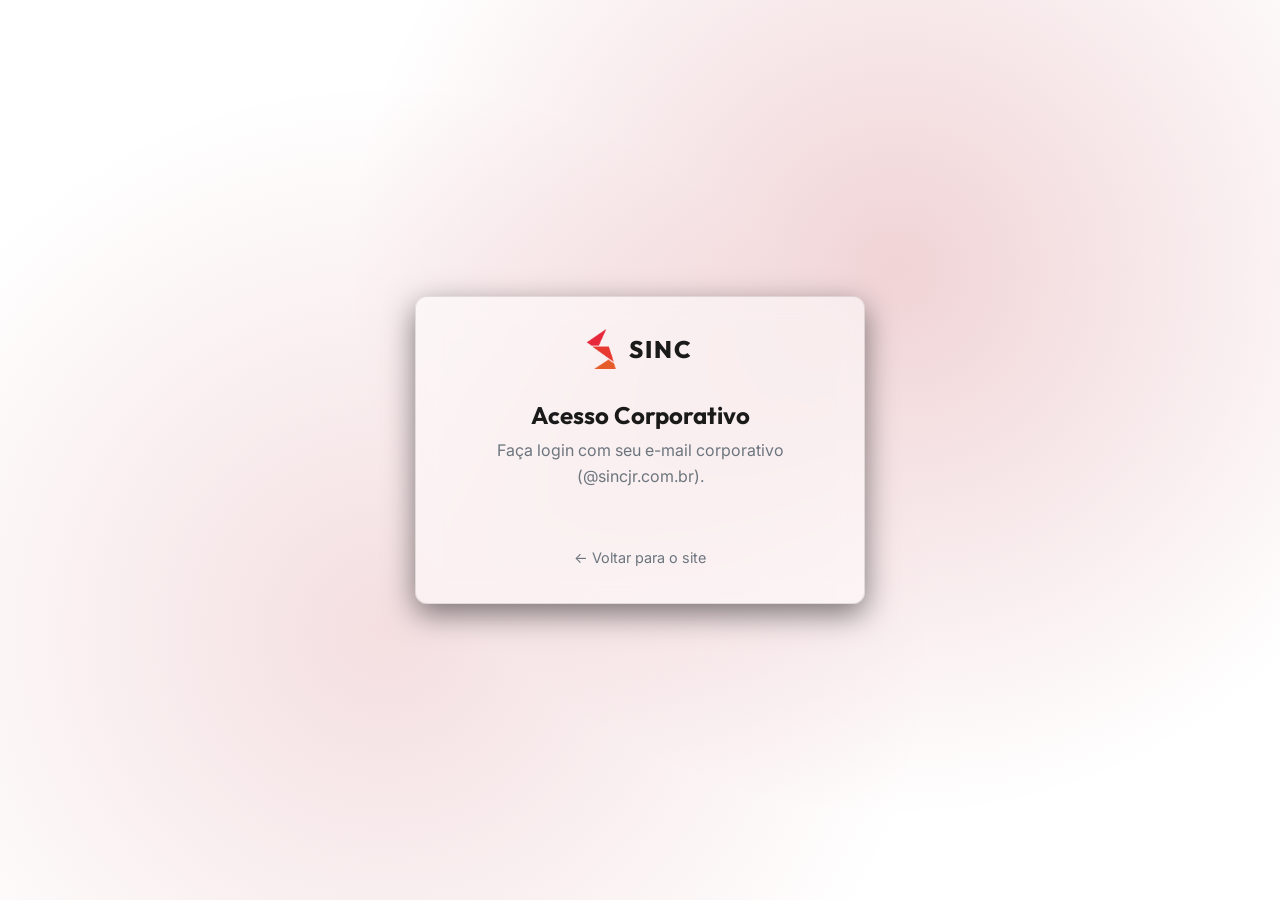
<file: dashboard.html>
<!DOCTYPE html>
<html lang="pt-BR">

<head>
    <meta charset="UTF-8">
    <meta name="viewport" content="width=device-width, initial-scale=1.0">
    <title>SINC - Portal Corporativo</title>

    <link rel="preconnect" href="https://fonts.googleapis.com">
    <link rel="preconnect" href="https://fonts.gstatic.com" crossorigin>
    <link
        href="https://fonts.googleapis.com/css2?family=Inter:wght@300;400;600;800&family=Outfit:wght@400;700&display=swap"
        rel="stylesheet">

    <link rel="stylesheet" href="style.css?v=2">
    <link rel="stylesheet" href="dashboard.css?v=2">
    <script src="https://accounts.google.com/gsi/client"></script>

    <!-- Favicon -->
    <link rel="icon" type="image/png" sizes="32x32" href="assets/favicon-32x32.png">
    <link rel="icon" type="image/png" sizes="16x16" href="assets/favicon-16x16.png">
    <link rel="apple-touch-icon" sizes="180x180" href="assets/apple-touch-icon.png">
    <script>
        if (localStorage.getItem('theme') === 'dark') {
            document.documentElement.setAttribute('data-theme', 'dark');
        }
    </script>
</head>

<body>
    <!-- Login Overlay -->
    <div id="login-overlay" class="login-wrapper">
        <div class="glass-card login-card fade-in">
            <div class="logo-container mx-auto" style="justify-content: center; margin-bottom: 2rem;">
                <img src="assets/icone.png" alt="Logo SINC" class="logo-img"
                    onerror="this.src='https://via.placeholder.com/40'">
                <span class="logo-text">SINC</span>
            </div>
            <h2 class="text-center" style="margin-bottom: 0.5rem;">Acesso Corporativo</h2>
            <p class="text-center text-muted" style="margin-bottom: 2rem; color: var(--color-text-muted);">
                Faça login com seu e-mail corporativo (@sincjr.com.br).
            </p>

            <div class="login-buttons" style="display: flex; justify-content: center;">
                <!-- Container for Google Sign-In Button -->
                <div id="google-login-btn"></div>
            </div>
            <div id="login-error" class="login-error"
                style="display: none; color: #ff5f56; text-align: center; margin-top: 1rem;">
                Acesso restrito a e-mails @sincjr.com.br
            </div>

            <div class="return-link text-center" style="margin-top: 1.5rem;">
                <a href="index.html" style="color: var(--color-text-muted); font-size: 0.9rem;">← Voltar para o site</a>
            </div>
        </div>
    </div>

    <!-- Dashboard Content -->
    <div id="dashboard-content" class="dashboard-wrapper" style="display: none;">
        <!-- Header -->
        <header class="dash-header navbar scrolled" style="position: sticky; top: 0;">
            <div class="nav-container" style="max-width: 100%;">
                <div class="logo-container">
                    <span class="logo-text">SINC <span
                            style="color: var(--color-primary); font-weight: 300;">Dashboard</span></span>
                </div>
                                <div class="user-profile" style="display: flex; align-items: center; gap: 1rem;">
                    <button id="theme-toggle" class="theme-toggle-btn" aria-label="Alternar tema" style="margin:0;">
                        <svg id="theme-icon" xmlns="http://www.w3.org/2000/svg" width="20" height="20" viewBox="0 0 24 24" fill="none" stroke="currentColor" stroke-width="2" stroke-linecap="round" stroke-linejoin="round">
                            <path d="M21 12.79A9 9 0 1 1 11.21 3 7 7 0 0 0 21 12.79z"></path>
                        </svg>
                    </button>
                    <a href="index.html" class="btn-primary-outline" style="padding: 0.4rem 1rem; font-size: 0.9rem; text-decoration: none; border-color: var(--input-border); color: var(--color-text);">← Voltar ao Site</a>
                    <span id="user-name"
                        style="font-weight: 500; text-align: right; line-height: 1.2;">Usuário
                        SINC</span>
                    <button id="logout-btn" class="btn-primary-outline"
                        style="padding: 0.4rem 1rem; font-size: 0.9rem;">Sair</button>
                </div>
            </div>
        </header>

        <!-- Main Grid -->
        <main class="dash-main container" style="max-width: 1400px; padding: 2rem;">
            <div class="dash-header-title" style="margin-bottom: 2rem;">
                <h2>Ferramentas SINC</h2>
                <p class="text-muted">Acesso rápido às ferramentas da sinc.</p>
                <div class="divider"></div>
            </div>

            <!-- Top Layout: Calendar and Spreadsheet -->
            <div style="display: flex; gap: 2rem; margin-bottom: 2rem; flex-wrap: wrap;">

                <!-- Widget: Google Calendar -->
                <div class="widget-card slide-up" style="flex: 1; min-width: 300px;">
                    <div class="widget-header">
                        <h3>Calendário</h3>
                    </div>
                    <div class="widget-body">
                        <!-- Iframe do Google Agenda reduzido -->
                        <iframe
                            src="https://calendar.google.com/calendar/embed?height=400&wkst=1&ctz=America%2FSao_Paulo&showPrint=0&title=Agenda%20SINC&showTz=0&src=Y19jZjg5NWYxMjhmNjE2YzZkODA1NWQ3MDk4ZTg1NjM0MDIwMmM0NThjMWQ1MjcxNTE1ZmIwNWNiN2FhMjY4OGNiQGdyb3VwLmNhbGVuZGFyLmdvb2dsZS5jb20&color=%23d50000"
                            style="border: 0; min-height: 400px; border-radius: 8px;" width="100%" height="400"
                            frameborder="0" scrolling="no"></iframe>
                    </div>
                </div>

                <!-- Widget: Banco de Horas (Google Sheets) -->
                <div class="widget-card slide-up delay-1" style="flex: 2; min-width: 300px;">
                    <div class="widget-header"
                        style="display: flex; justify-content: space-between; align-items: center;">
                        <h3>Planilha de Horas</h3>
                        <a href="https://docs.google.com/spreadsheets/d/1cJxP2gAjh94WthoNOPVzWhQ-OESwCH7k67aDqnLtfS0/edit"
                            target="_blank" class="btn-primary-outline"
                            style="padding: 0.3rem 0.8rem; font-size: 0.8rem; text-decoration: none; display: flex; align-items: center; gap: 5px;">
                            <svg viewBox="0 0 24 24" width="14" height="14" stroke="currentColor" stroke-width="2"
                                fill="none" stroke-linecap="round" stroke-linejoin="round">
                                <path d="M18 13v6a2 2 0 0 1-2 2H5a2 2 0 0 1-2-2V8a2 2 0 0 1 2-2h6"></path>
                                <polyline points="15 3 21 3 21 9"></polyline>
                                <line x1="10" y1="14" x2="21" y2="3"></line>
                            </svg>
                            Abrir Planilha
                        </a>
                    </div>
                    <div class="widget-body" style="padding: 0;" id="sheet-widget-body">
                        <!-- Editable Iframe (Forced Dark Mode via CSS Filter) -->
                        <iframe
                            src="https://docs.google.com/spreadsheets/d/1cJxP2gAjh94WthoNOPVzWhQ-OESwCH7k67aDqnLtfS0/edit?widget=true&headers=false"
                            style="border: 0; min-height: 400px; border-radius: 8px; filter: invert(0.9) hue-rotate(180deg) contrast(1.1);"
                            width="100%" height="400" frameborder="0" scrolling="yes"></iframe>
                    </div>
                </div>

            </div>

            <!-- Bottom Layout -->
            <div class="dashboard-grid">

                <!-- Widget: Google Drive API -->
                <div class="widget-card slide-up delay-2" style="grid-column: 1 / -1;">
                    <div class="widget-header">
                        <div style="display: flex; align-items: center; gap: 10px;">
                            <button id="drive-back-btn" class="btn-secondary"
                                style="display: none; padding: 0.3rem 0.6rem; font-size: 0.8rem;">← Voltar</button>
                            <h3>Google Drive</h3>
                        </div>
                        <button id="auth-drive-btn" class="btn-primary"
                            style="padding: 0.4rem 1rem; font-size: 0.9rem;">Sincronizar Drive</button>
                    </div>
                    <div class="widget-body" style="padding: 1.5rem;">
                        <div id="drive-files-container" class="drive-files-list">
                            <p class="text-muted text-center" style="margin-top: 2rem; margin-bottom: 2rem;">Clique em
                                "Sincronizar Drive" para carregar os arquivos da pasta da SINC.</p>
                        </div>
                        <div
                            style="display: flex; justify-content: flex-end; margin-top: 15px; padding-top: 15px; border-top: 1px solid var(--footer-border);">
                            <a href="https://drive.google.com/drive/folders/0B_pfgOzEMjWhWUh6ZFVLMnFlTDg"
                                target="_blank" class="btn-primary-outline"
                                style="padding: 0.3rem 0.8rem; font-size: 0.8rem; text-decoration: none; display: flex; align-items: center; gap: 5px;">
                                <svg viewBox="0 0 24 24" width="14" height="14" stroke="currentColor" stroke-width="2"
                                    fill="none" stroke-linecap="round" stroke-linejoin="round">
                                    <path d="M18 13v6a2 2 0 0 1-2 2H5a2 2 0 0 1-2-2V8a2 2 0 0 1 2-2h6"></path>
                                    <polyline points="15 3 21 3 21 9"></polyline>
                                    <line x1="10" y1="14" x2="21" y2="3"></line>
                                </svg>
                                Abrir Drive
                            </a>
                        </div>
                    </div>
                </div>
            </div>
        </main>
    </div>

    <!-- File Preview Modal -->
    <div id="file-preview-modal" class="modal-overlay" style="display: none;">
        <div class="modal-content glass-card">
            <div class="modal-header">
                <h3 id="modal-file-title">Visualização</h3>
                <button id="close-modal-btn" class="close-btn">&times;</button>
            </div>
            <div class="modal-body">
                <iframe id="file-preview-iframe" src="" frameborder="0" width="100%" height="100%"
                    allow="autoplay"></iframe>
            </div>
        </div>
    </div>

    <script src="dashboard.js"></script>
</body>

</html>
</file>
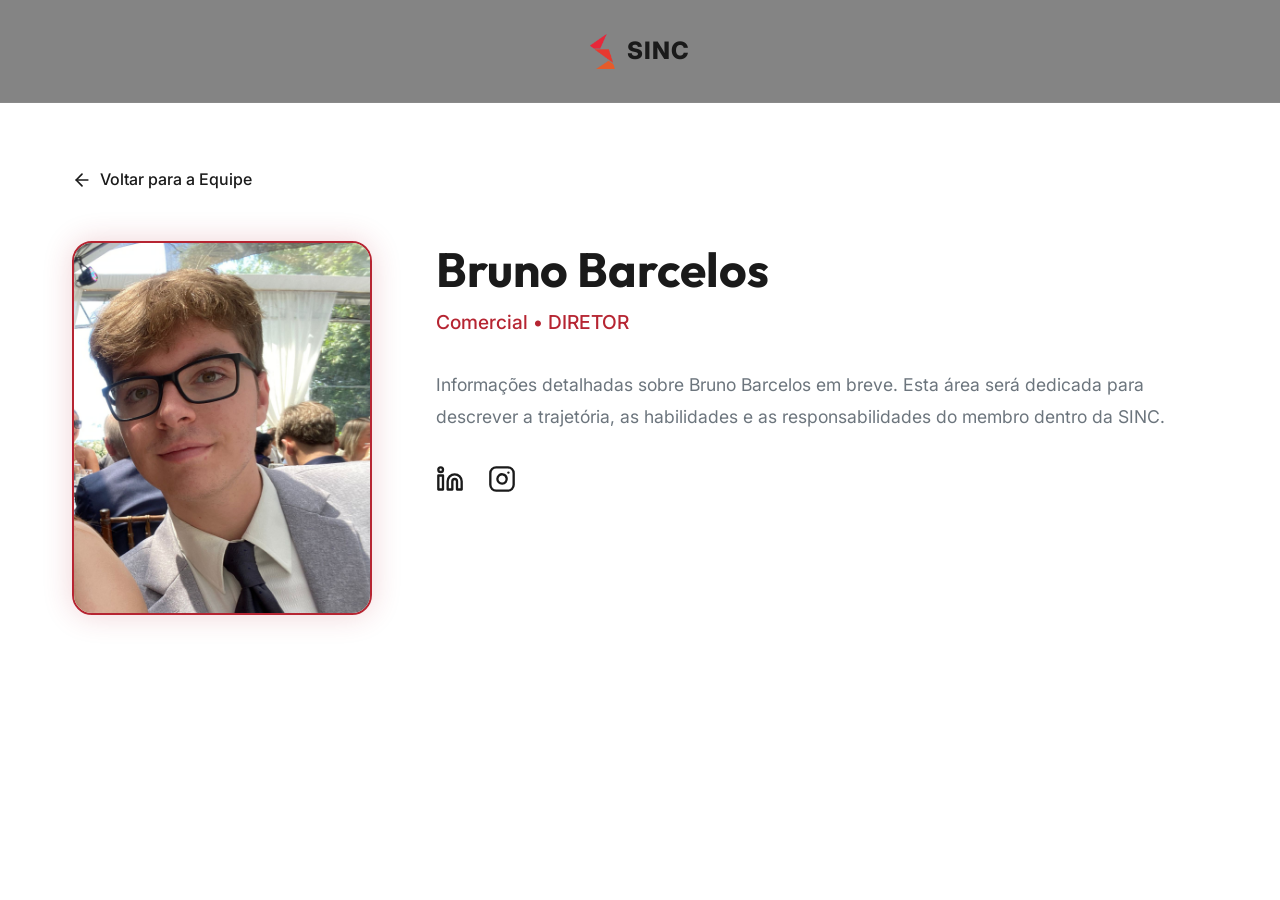
<file: membro-bruno.html>
<!DOCTYPE html>
<html lang="pt-BR">

<head>
    <meta charset="UTF-8">
    <meta name="viewport" content="width=device-width, initial-scale=1.0">
    <title>Bruno Barcelos - SINC</title>
    <link
        href="https://fonts.googleapis.com/css2?family=Inter:wght@300;400;500;600&family=Outfit:wght@400;600;800&display=swap"
        rel="stylesheet">
    <link rel="stylesheet" href="style.css?v=2">
    <style>
        .profile-grid {
            display: grid;
            grid-template-columns: 300px 1fr;
            gap: 4rem;
            align-items: start;
        }

        @media (max-width: 768px) {
            .profile-grid {
                grid-template-columns: 1fr;
                gap: 2rem;
            }
        }

        .profile-img-container {
            width: 100%;
            border-radius: 20px;
            overflow: hidden;
            border: 2px solid var(--color-primary);
            box-shadow: 0 0 30px rgba(182, 37, 50, 0.2);
        }

        .profile-img-container img {
            width: 100%;
            height: auto;
            display: block;
        }

        .profile-info h1 {
            font-size: 3rem;
            margin-bottom: 0.5rem;
        }

        .profile-role {
            font-size: 1.2rem;
            color: var(--color-primary);
            margin-bottom: 2rem;
            font-weight: 500;
        }

        .profile-bio {
            color: var(--color-text-muted);
            line-height: 1.8;
            margin-bottom: 2rem;
            font-size: 1.1rem;
        }

        .back-btn {
            display: inline-flex;
            align-items: center;
            gap: 0.5rem;
            color: var(--color-text);
            text-decoration: none;
            margin-bottom: 3rem;
            font-weight: 500;
            transition: color var(--transition-fast);
        }

        .back-btn:hover {
            color: var(--color-primary);
        }

        .social-icon-link {
            color: var(--color-text);
            transition: color var(--transition-fast);
        }

        .social-icon-link:hover {
            color: var(--color-primary);
        }
    </style>
    <!-- Favicon -->
    <link rel="icon" type="image/png" sizes="32x32" href="assets/favicon-32x32.png">
    <link rel="icon" type="image/png" sizes="16x16" href="assets/favicon-16x16.png">
    <script>
        if (localStorage.getItem('theme') === 'dark') {
            document.documentElement.setAttribute('data-theme', 'dark');
        }
    </script>
</head>

<body>
    <header
        style="padding: 2rem; display: flex; align-items: center; justify-content: center; background: rgba(10, 10, 10, 0.5); border-bottom: 1px solid rgba(255, 255, 255, 0.05);">
        <img src="assets/icone.png" alt="SINC Icon" style="height: 35px; margin-right: 12px;">
        <span style="font-size: 1.5rem; font-weight: 800; letter-spacing: 1px;">SINC</span>
    </header>
    <main class="container" style="padding: 4rem 2rem; min-height: 80vh;">
        <a href="index.html#members" class="back-btn">
            <svg width="20" height="20" viewBox="0 0 24 24" fill="none" stroke="currentColor" stroke-width="2"
                stroke-linecap="round" stroke-linejoin="round">
                <line x1="19" y1="12" x2="5" y2="12"></line>
                <polyline points="12 19 5 12 12 5"></polyline>
            </svg>
            Voltar para a Equipe
        </a>
        <div class="profile-grid">
            <div class="profile-img-container">
                <img src="assets/brunobarcelos.png" alt="Bruno Barcelos">
            </div>
            <div class="profile-info">
                <h1>Bruno Barcelos</h1>
                <p class="profile-role">Comercial • DIRETOR</p>
                <div class="profile-bio">
                    <p>Informações detalhadas sobre Bruno Barcelos em breve. Esta área será dedicada para descrever a
                        trajetória, as habilidades e as responsabilidades do membro dentro da SINC.</p>
                </div>
                <div class="social-links" style="display: flex; gap: 1.5rem; margin-top: 2rem;">
                    <a href="https://www.linkedin.com/in/brunojeselsohn/" target="_blank" class="social-icon-link"
                        title="LinkedIn">
                        <svg width="28" height="28" viewBox="0 0 24 24" fill="none" stroke="currentColor"
                            stroke-width="2" stroke-linecap="round" stroke-linejoin="round">
                            <path d="M16 8a6 6 0 0 1 6 6v7h-4v-7a2 2 0 0 0-2-2 2 2 0 0 0-2 2v7h-4v-7a6 6 0 0 1 6-6z">
                            </path>
                            <rect x="2" y="9" width="4" height="12"></rect>
                            <circle cx="4" cy="4" r="2"></circle>
                        </svg>
                    </a>
                    <a href="https://www.instagram.com/brunojeselsohn/" target="_blank" class="social-icon-link"
                        title="Instagram">
                        <svg width="28" height="28" viewBox="0 0 24 24" fill="none" stroke="currentColor"
                            stroke-width="2" stroke-linecap="round" stroke-linejoin="round">
                            <rect x="2" y="2" width="20" height="20" rx="5" ry="5"></rect>
                            <path d="M16 11.37A4 4 0 1 1 12.63 8 4 4 0 0 1 16 11.37z"></path>
                            <line x1="17.5" y1="6.5" x2="17.51" y2="6.5"></line>
                        </svg>
                    </a>
                </div>
            </div>
        </div>
    </main>
</body>

</html>
</file>
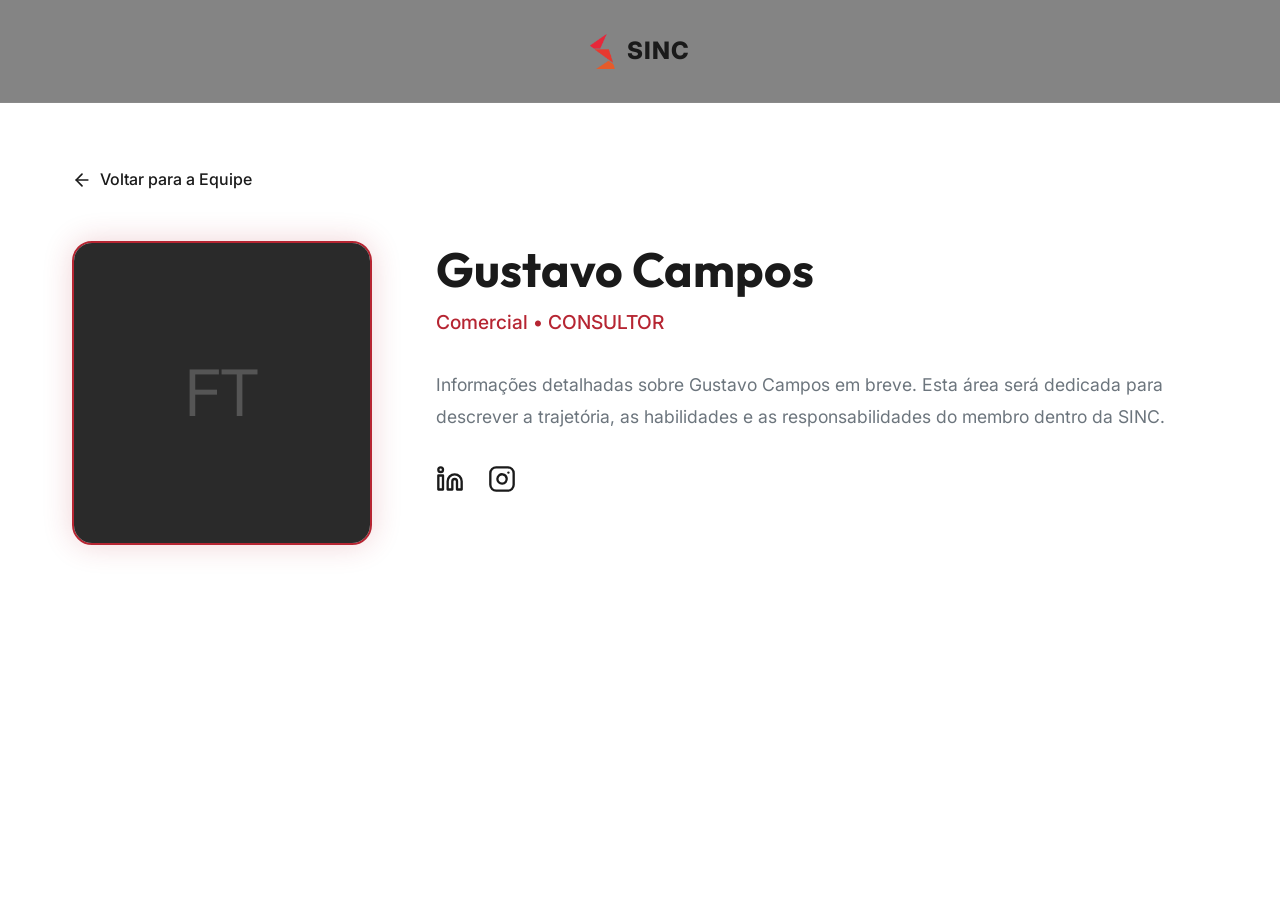
<file: membro-gustavo.html>
<!DOCTYPE html>
<html lang="pt-BR">

<head>
    <meta charset="UTF-8">
    <meta name="viewport" content="width=device-width, initial-scale=1.0">
    <title>Gustavo Campos - SINC</title>
    <link
        href="https://fonts.googleapis.com/css2?family=Inter:wght@300;400;500;600&family=Outfit:wght@400;600;800&display=swap"
        rel="stylesheet">
    <link rel="stylesheet" href="style.css?v=2">
    <style>
        .profile-grid {
            display: grid;
            grid-template-columns: 300px 1fr;
            gap: 4rem;
            align-items: start;
        }

        @media (max-width: 768px) {
            .profile-grid {
                grid-template-columns: 1fr;
                gap: 2rem;
            }
        }

        .profile-img-container {
            width: 100%;
            border-radius: 20px;
            overflow: hidden;
            border: 2px solid var(--color-primary);
            box-shadow: 0 0 30px rgba(182, 37, 50, 0.2);
        }

        .profile-img-container img {
            width: 100%;
            height: auto;
            display: block;
        }

        .profile-info h1 {
            font-size: 3rem;
            margin-bottom: 0.5rem;
        }

        .profile-role {
            font-size: 1.2rem;
            color: var(--color-primary);
            margin-bottom: 2rem;
            font-weight: 500;
        }

        .profile-bio {
            color: var(--color-text-muted);
            line-height: 1.8;
            margin-bottom: 2rem;
            font-size: 1.1rem;
        }

        .back-btn {
            display: inline-flex;
            align-items: center;
            gap: 0.5rem;
            color: var(--color-text);
            text-decoration: none;
            margin-bottom: 3rem;
            font-weight: 500;
            transition: color var(--transition-fast);
        }

        .back-btn:hover {
            color: var(--color-primary);
        }

        .social-icon-link {
            color: var(--color-text);
            transition: color var(--transition-fast);
        }

        .social-icon-link:hover {
            color: var(--color-primary);
        }
    </style>
    <!-- Favicon -->
    <link rel="icon" type="image/png" sizes="32x32" href="assets/favicon-32x32.png">
    <link rel="icon" type="image/png" sizes="16x16" href="assets/favicon-16x16.png">
    <script>
        if (localStorage.getItem('theme') === 'dark') {
            document.documentElement.setAttribute('data-theme', 'dark');
        }
    </script>
</head>

<body>
    <header
        style="padding: 2rem; display: flex; align-items: center; justify-content: center; background: rgba(10, 10, 10, 0.5); border-bottom: 1px solid rgba(255, 255, 255, 0.05);">
        <img src="assets/icone.png" alt="SINC Icon" style="height: 35px; margin-right: 12px;">
        <span style="font-size: 1.5rem; font-weight: 800; letter-spacing: 1px;">SINC</span>
    </header>
    <main class="container" style="padding: 4rem 2rem; min-height: 80vh;">
        <a href="index.html#members" class="back-btn">
            <svg width="20" height="20" viewBox="0 0 24 24" fill="none" stroke="currentColor" stroke-width="2"
                stroke-linecap="round" stroke-linejoin="round">
                <line x1="19" y1="12" x2="5" y2="12"></line>
                <polyline points="12 19 5 12 12 5"></polyline>
            </svg>
            Voltar para a Equipe
        </a>
        <div class="profile-grid">
            <div class="profile-img-container">
                <div
                    style="width: 100%; height: 300px; display: flex; align-items: center; justify-content: center; background: #2A2A2A; font-size: 4rem; color: #555;">
                    FT</div>
            </div>
            <div class="profile-info">
                <h1>Gustavo Campos</h1>
                <p class="profile-role">Comercial • CONSULTOR</p>
                <div class="profile-bio">
                    <p>Informações detalhadas sobre Gustavo Campos em breve. Esta área será dedicada para descrever a
                        trajetória, as habilidades e as responsabilidades do membro dentro da SINC.</p>
                </div>
                <div class="social-links" style="display: flex; gap: 1.5rem; margin-top: 2rem;">
                    <a href="https://www.linkedin.com/in/gustavo-campos-764973235/" target="_blank"
                        class="social-icon-link" title="LinkedIn">
                        <svg width="28" height="28" viewBox="0 0 24 24" fill="none" stroke="currentColor"
                            stroke-width="2" stroke-linecap="round" stroke-linejoin="round">
                            <path d="M16 8a6 6 0 0 1 6 6v7h-4v-7a2 2 0 0 0-2-2 2 2 0 0 0-2 2v7h-4v-7a6 6 0 0 1 6-6z">
                            </path>
                            <rect x="2" y="9" width="4" height="12"></rect>
                            <circle cx="4" cy="4" r="2"></circle>
                        </svg>
                    </a>
                    <a href="https://www.instagram.com/_gughs/" target="_blank" class="social-icon-link"
                        title="Instagram">
                        <svg width="28" height="28" viewBox="0 0 24 24" fill="none" stroke="currentColor"
                            stroke-width="2" stroke-linecap="round" stroke-linejoin="round">
                            <rect x="2" y="2" width="20" height="20" rx="5" ry="5"></rect>
                            <path d="M16 11.37A4 4 0 1 1 12.63 8 4 4 0 0 1 16 11.37z"></path>
                            <line x1="17.5" y1="6.5" x2="17.51" y2="6.5"></line>
                        </svg>
                    </a>
                </div>
            </div>
        </div>
    </main>
</body>

</html>
</file>
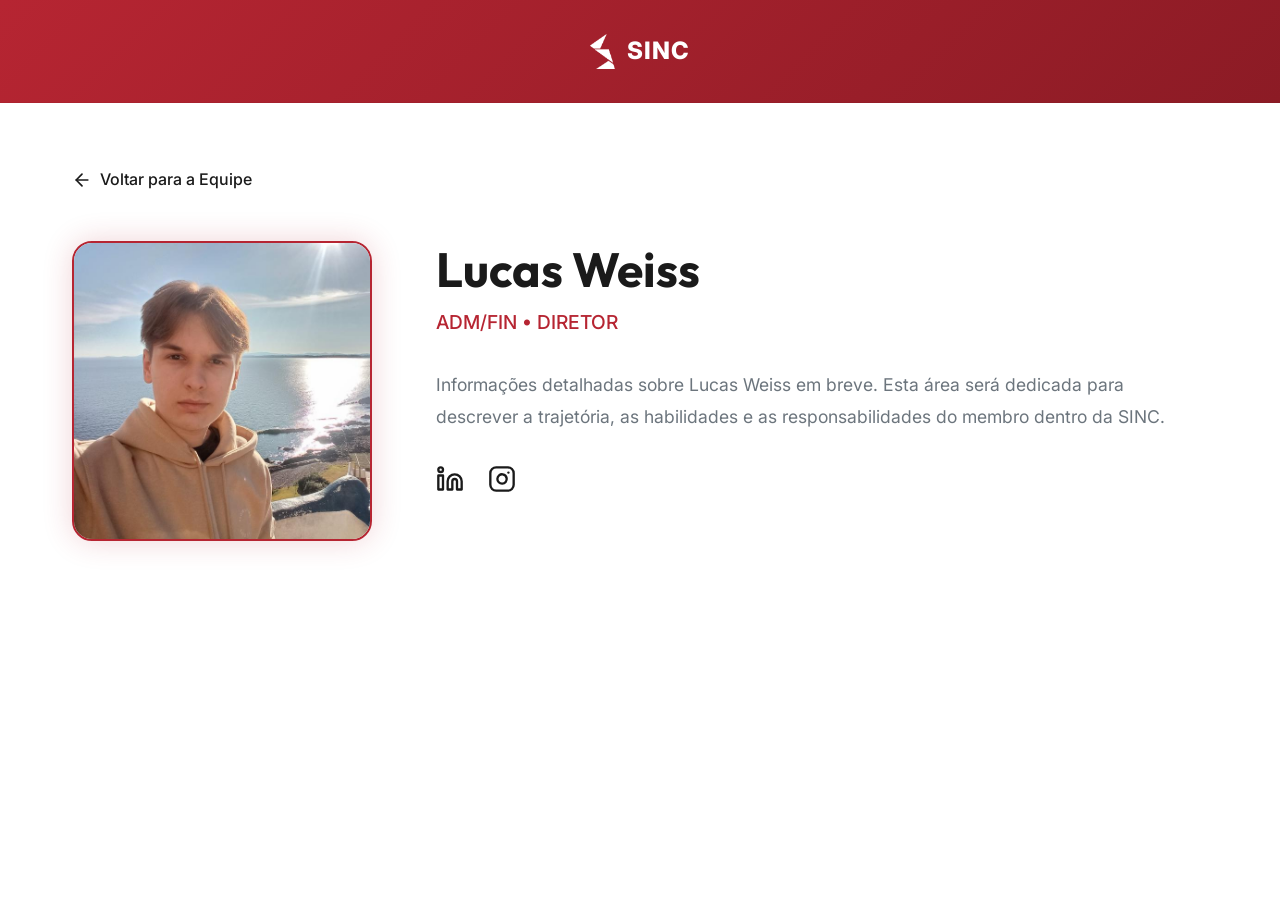
<file: membro-lucasweiss.html>
<!DOCTYPE html>
<html lang="pt-BR">
<head>
    <meta charset="UTF-8">
    <meta name="viewport" content="width=device-width, initial-scale=1.0">
    <title>Lucas Weiss - SINC</title>
    <link href="https://fonts.googleapis.com/css2?family=Inter:wght@300;400;500;600&family=Outfit:wght@400;600;800&display=swap" rel="stylesheet">
    <link rel="stylesheet" href="style.css?v=2">
    <style>
        .profile-grid { display: grid; grid-template-columns: 300px 1fr; gap: 4rem; align-items: start; }
        @media (max-width: 768px) { .profile-grid { grid-template-columns: 1fr; gap: 2rem; } }
        .profile-img-container { width: 100%; border-radius: 20px; overflow: hidden; border: 2px solid var(--color-primary); box-shadow: 0 0 30px rgba(182, 37, 50, 0.2); }
        .profile-img-container img { width: 100%; height: auto; display: block; }
        .profile-info h1 { font-size: 3rem; margin-bottom: 0.5rem; }
        .profile-role { font-size: 1.2rem; color: var(--color-primary); margin-bottom: 2rem; font-weight: 500; }
        .profile-bio { color: var(--color-text-muted); line-height: 1.8; margin-bottom: 2rem; font-size: 1.1rem; }
        .back-btn { display: inline-flex; align-items: center; gap: 0.5rem; color: var(--color-text); text-decoration: none; margin-bottom: 3rem; font-weight: 500; transition: color var(--transition-fast); }
        .back-btn:hover { color: var(--color-primary); }
        .social-icon-link { color: var(--color-text); transition: color var(--transition-fast); }
        .social-icon-link:hover { color: var(--color-primary); }
    </style>
    <!-- Favicon -->
    <link rel="icon" type="image/png" sizes="32x32" href="assets/favicon-32x32.png">
    <link rel="icon" type="image/png" sizes="16x16" href="assets/favicon-16x16.png">
    <script>
        if (localStorage.getItem('theme') === 'dark') {
            document.documentElement.setAttribute('data-theme', 'dark');
        }
    </script>
</head>
<body>
        <header style="padding: 2rem; display: flex; align-items: center; justify-content: center; background: var(--gradient-brand); color: white; border-bottom: 1px solid var(--nav-border);">
        <img src="assets/icone.png" alt="SINC Icon" style="height: 35px; margin-right: 12px; filter: brightness(0) invert(1);">
        <span style="font-size: 1.5rem; font-weight: 800; letter-spacing: 1px; color: white;">SINC</span>
    </header>
    <main class="container" style="padding: 4rem 2rem; min-height: 80vh;">
        <a href="index.html#members" class="back-btn">
            <svg width="20" height="20" viewBox="0 0 24 24" fill="none" stroke="currentColor" stroke-width="2" stroke-linecap="round" stroke-linejoin="round"><line x1="19" y1="12" x2="5" y2="12"></line><polyline points="12 19 5 12 12 5"></polyline></svg>
            Voltar para a Equipe
        </a>
        <div class="profile-grid">
            <div class="profile-img-container">
                <img src="assets/lucasweiss.png" alt="Lucas Weiss">
            </div>
            <div class="profile-info">
                <h1>Lucas Weiss</h1>
                <p class="profile-role">ADM/FIN • DIRETOR</p>
                <div class="profile-bio">
                    <p>Informações detalhadas sobre Lucas Weiss em breve. Esta área será dedicada para descrever a trajetória, as habilidades e as responsabilidades do membro dentro da SINC.</p>
                </div>
                <div class="social-links" style="display: flex; gap: 1.5rem; margin-top: 2rem;">
                    <a href="https://www.linkedin.com/company/sinc-jr" target="_blank" class="social-icon-link" title="LinkedIn">
                        <svg width="28" height="28" viewBox="0 0 24 24" fill="none" stroke="currentColor" stroke-width="2" stroke-linecap="round" stroke-linejoin="round"><path d="M16 8a6 6 0 0 1 6 6v7h-4v-7a2 2 0 0 0-2-2 2 2 0 0 0-2 2v7h-4v-7a6 6 0 0 1 6-6z"></path><rect x="2" y="9" width="4" height="12"></rect><circle cx="4" cy="4" r="2"></circle></svg>
                    </a>
                    <a href="https://www.instagram.com/sinc.jr" target="_blank" class="social-icon-link" title="Instagram">
                        <svg width="28" height="28" viewBox="0 0 24 24" fill="none" stroke="currentColor" stroke-width="2" stroke-linecap="round" stroke-linejoin="round"><rect x="2" y="2" width="20" height="20" rx="5" ry="5"></rect><path d="M16 11.37A4 4 0 1 1 12.63 8 4 4 0 0 1 16 11.37z"></path><line x1="17.5" y1="6.5" x2="17.51" y2="6.5"></line></svg>
                    </a>
                </div>
            </div>
        </div>
    </main>
</body>
</html>
</file>
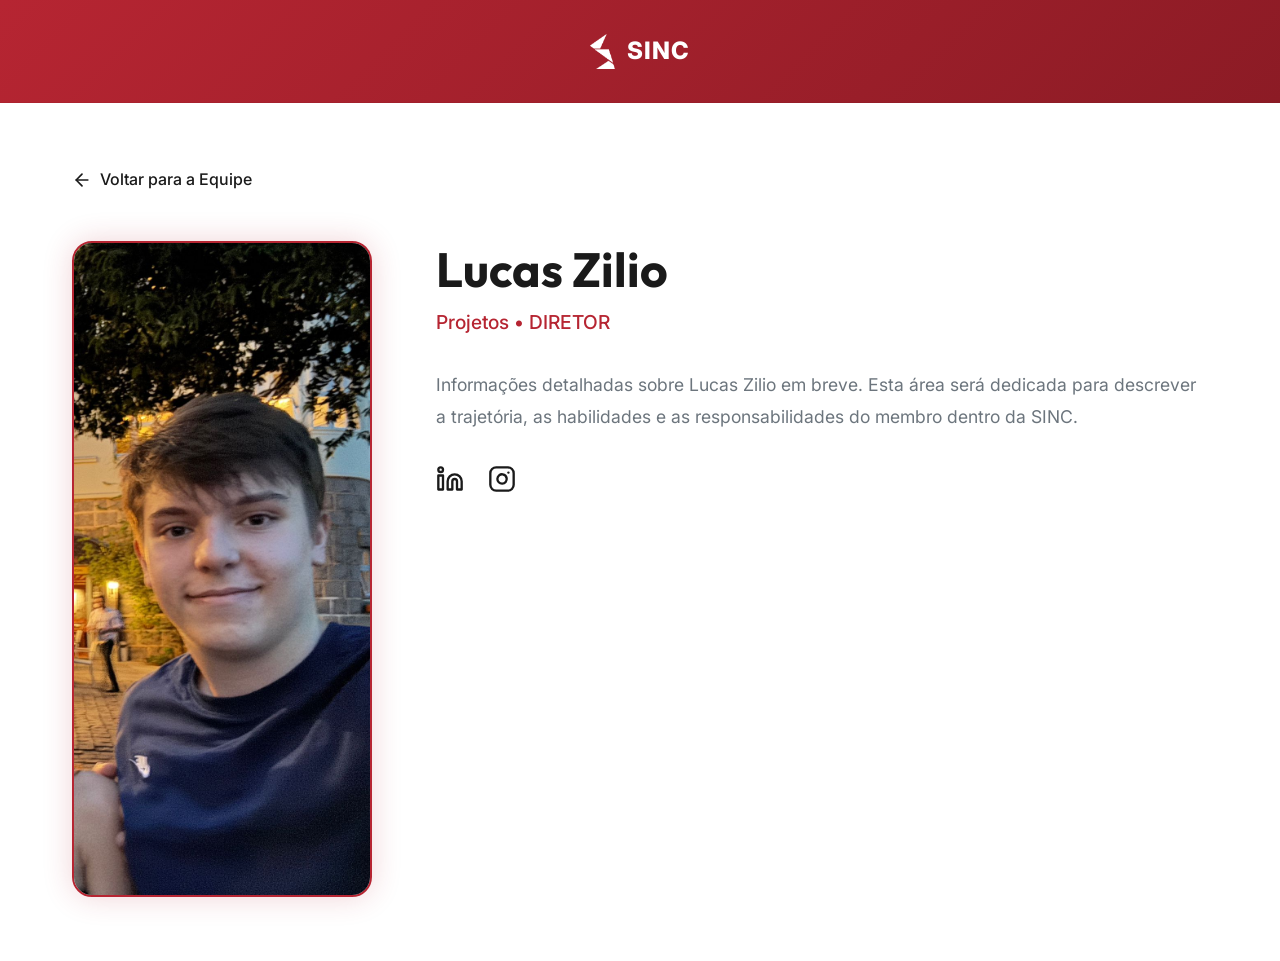
<file: membro-lucaszilio.html>
<!DOCTYPE html>
<html lang="pt-BR">
<head>
    <meta charset="UTF-8">
    <meta name="viewport" content="width=device-width, initial-scale=1.0">
    <title>Lucas Zilio - SINC</title>
    <link href="https://fonts.googleapis.com/css2?family=Inter:wght@300;400;500;600&family=Outfit:wght@400;600;800&display=swap" rel="stylesheet">
    <link rel="stylesheet" href="style.css?v=2">
    <style>
        .profile-grid { display: grid; grid-template-columns: 300px 1fr; gap: 4rem; align-items: start; }
        @media (max-width: 768px) { .profile-grid { grid-template-columns: 1fr; gap: 2rem; } }
        .profile-img-container { width: 100%; border-radius: 20px; overflow: hidden; border: 2px solid var(--color-primary); box-shadow: 0 0 30px rgba(182, 37, 50, 0.2); }
        .profile-img-container img { width: 100%; height: auto; display: block; }
        .profile-info h1 { font-size: 3rem; margin-bottom: 0.5rem; }
        .profile-role { font-size: 1.2rem; color: var(--color-primary); margin-bottom: 2rem; font-weight: 500; }
        .profile-bio { color: var(--color-text-muted); line-height: 1.8; margin-bottom: 2rem; font-size: 1.1rem; }
        .back-btn { display: inline-flex; align-items: center; gap: 0.5rem; color: var(--color-text); text-decoration: none; margin-bottom: 3rem; font-weight: 500; transition: color var(--transition-fast); }
        .back-btn:hover { color: var(--color-primary); }
        .social-icon-link { color: var(--color-text); transition: color var(--transition-fast); }
        .social-icon-link:hover { color: var(--color-primary); }
    </style>
    <!-- Favicon -->
    <link rel="icon" type="image/png" sizes="32x32" href="assets/favicon-32x32.png">
    <link rel="icon" type="image/png" sizes="16x16" href="assets/favicon-16x16.png">
    <script>
        if (localStorage.getItem('theme') === 'dark') {
            document.documentElement.setAttribute('data-theme', 'dark');
        }
    </script>
</head>
<body>
        <header style="padding: 2rem; display: flex; align-items: center; justify-content: center; background: var(--gradient-brand); color: white; border-bottom: 1px solid var(--nav-border);">
        <img src="assets/icone.png" alt="SINC Icon" style="height: 35px; margin-right: 12px; filter: brightness(0) invert(1);">
        <span style="font-size: 1.5rem; font-weight: 800; letter-spacing: 1px; color: white;">SINC</span>
    </header>
    <main class="container" style="padding: 4rem 2rem; min-height: 80vh;">
        <a href="index.html#members" class="back-btn">
            <svg width="20" height="20" viewBox="0 0 24 24" fill="none" stroke="currentColor" stroke-width="2" stroke-linecap="round" stroke-linejoin="round"><line x1="19" y1="12" x2="5" y2="12"></line><polyline points="12 19 5 12 12 5"></polyline></svg>
            Voltar para a Equipe
        </a>
        <div class="profile-grid">
            <div class="profile-img-container">
                <img src="assets/lucaszilio.png" alt="Lucas Zilio">
            </div>
            <div class="profile-info">
                <h1>Lucas Zilio</h1>
                <p class="profile-role">Projetos • DIRETOR</p>
                <div class="profile-bio">
                    <p>Informações detalhadas sobre Lucas Zilio em breve. Esta área será dedicada para descrever a trajetória, as habilidades e as responsabilidades do membro dentro da SINC.</p>
                </div>
                <div class="social-links" style="display: flex; gap: 1.5rem; margin-top: 2rem;">
                    <a href="https://www.linkedin.com/company/sinc-jr" target="_blank" class="social-icon-link" title="LinkedIn">
                        <svg width="28" height="28" viewBox="0 0 24 24" fill="none" stroke="currentColor" stroke-width="2" stroke-linecap="round" stroke-linejoin="round"><path d="M16 8a6 6 0 0 1 6 6v7h-4v-7a2 2 0 0 0-2-2 2 2 0 0 0-2 2v7h-4v-7a6 6 0 0 1 6-6z"></path><rect x="2" y="9" width="4" height="12"></rect><circle cx="4" cy="4" r="2"></circle></svg>
                    </a>
                    <a href="https://www.instagram.com/sinc.jr" target="_blank" class="social-icon-link" title="Instagram">
                        <svg width="28" height="28" viewBox="0 0 24 24" fill="none" stroke="currentColor" stroke-width="2" stroke-linecap="round" stroke-linejoin="round"><rect x="2" y="2" width="20" height="20" rx="5" ry="5"></rect><path d="M16 11.37A4 4 0 1 1 12.63 8 4 4 0 0 1 16 11.37z"></path><line x1="17.5" y1="6.5" x2="17.51" y2="6.5"></line></svg>
                    </a>
                </div>
            </div>
        </div>
    </main>
</body>
</html>
</file>
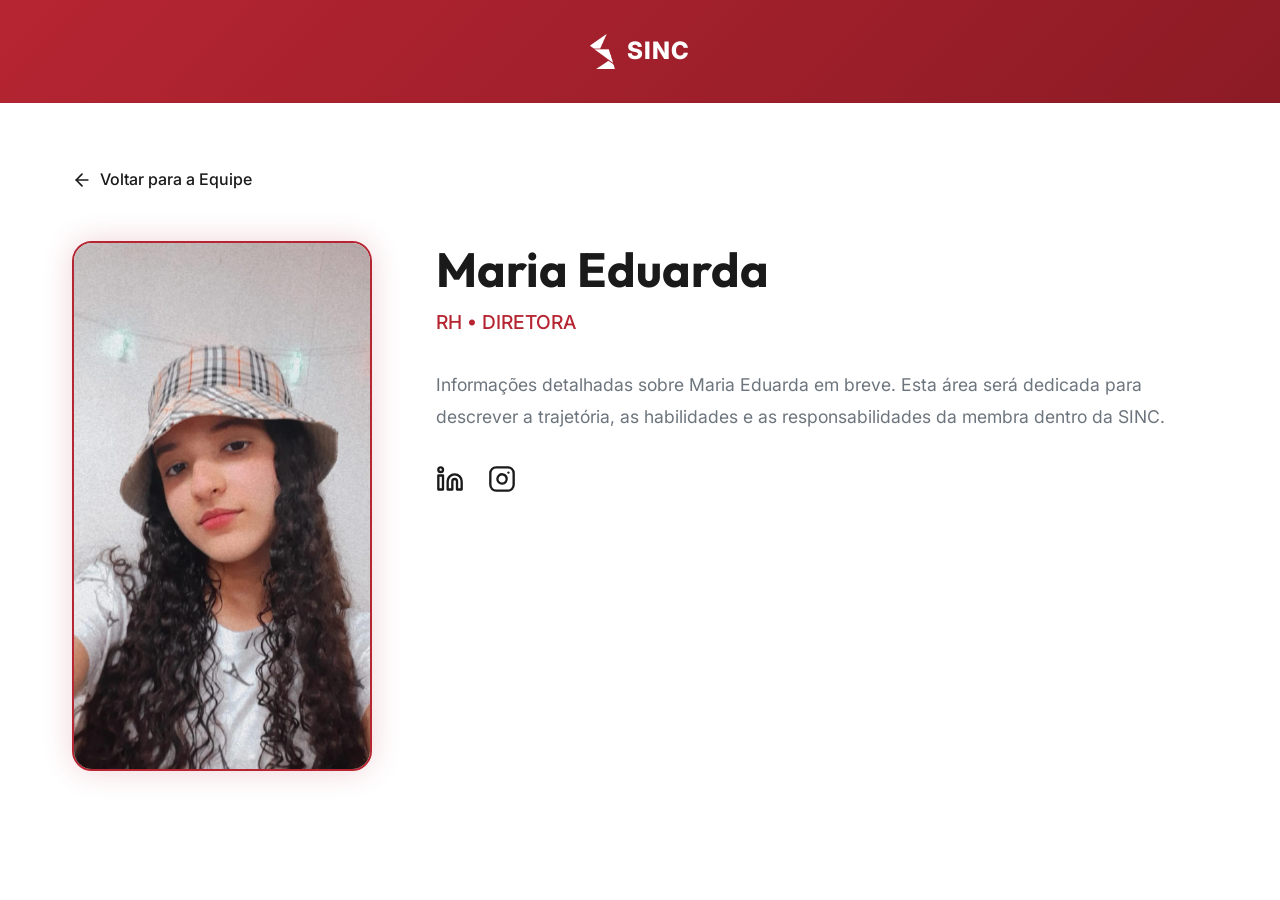
<file: membro-maria.html>
<!DOCTYPE html>
<html lang="pt-BR">
<head>
    <meta charset="UTF-8">
    <meta name="viewport" content="width=device-width, initial-scale=1.0">
    <title>Maria Eduarda - SINC</title>
    <link href="https://fonts.googleapis.com/css2?family=Inter:wght@300;400;500;600&family=Outfit:wght@400;600;800&display=swap" rel="stylesheet">
    <link rel="stylesheet" href="style.css?v=2">
    <style>
        .profile-grid { display: grid; grid-template-columns: 300px 1fr; gap: 4rem; align-items: start; }
        @media (max-width: 768px) { .profile-grid { grid-template-columns: 1fr; gap: 2rem; } }
        .profile-img-container { width: 100%; border-radius: 20px; overflow: hidden; border: 2px solid var(--color-primary); box-shadow: 0 0 30px rgba(182, 37, 50, 0.2); }
        .profile-img-container img { width: 100%; height: auto; display: block; }
        .profile-info h1 { font-size: 3rem; margin-bottom: 0.5rem; }
        .profile-role { font-size: 1.2rem; color: var(--color-primary); margin-bottom: 2rem; font-weight: 500; }
        .profile-bio { color: var(--color-text-muted); line-height: 1.8; margin-bottom: 2rem; font-size: 1.1rem; }
        .back-btn { display: inline-flex; align-items: center; gap: 0.5rem; color: var(--color-text); text-decoration: none; margin-bottom: 3rem; font-weight: 500; transition: color var(--transition-fast); }
        .back-btn:hover { color: var(--color-primary); }
        .social-icon-link { color: var(--color-text); transition: color var(--transition-fast); }
        .social-icon-link:hover { color: var(--color-primary); }
    </style>
    <!-- Favicon -->
    <link rel="icon" type="image/png" sizes="32x32" href="assets/favicon-32x32.png">
    <link rel="icon" type="image/png" sizes="16x16" href="assets/favicon-16x16.png">
    <script>
        if (localStorage.getItem('theme') === 'dark') {
            document.documentElement.setAttribute('data-theme', 'dark');
        }
    </script>
</head>
<body>
        <header style="padding: 2rem; display: flex; align-items: center; justify-content: center; background: var(--gradient-brand); color: white; border-bottom: 1px solid var(--nav-border);">
        <img src="assets/icone.png" alt="SINC Icon" style="height: 35px; margin-right: 12px; filter: brightness(0) invert(1);">
        <span style="font-size: 1.5rem; font-weight: 800; letter-spacing: 1px; color: white;">SINC</span>
    </header>
    <main class="container" style="padding: 4rem 2rem; min-height: 80vh;">
        <a href="index.html#members" class="back-btn">
            <svg width="20" height="20" viewBox="0 0 24 24" fill="none" stroke="currentColor" stroke-width="2" stroke-linecap="round" stroke-linejoin="round"><line x1="19" y1="12" x2="5" y2="12"></line><polyline points="12 19 5 12 12 5"></polyline></svg>
            Voltar para a Equipe
        </a>
        <div class="profile-grid">
            <div class="profile-img-container">
                <img src="assets/mariaeduarda.png" alt="Maria Eduarda">
            </div>
            <div class="profile-info">
                <h1>Maria Eduarda</h1>
                <p class="profile-role">RH • DIRETORA</p>
                <div class="profile-bio">
                    <p>Informações detalhadas sobre Maria Eduarda em breve. Esta área será dedicada para descrever a trajetória, as habilidades e as responsabilidades da membra dentro da SINC.</p>
                </div>
                <div class="social-links" style="display: flex; gap: 1.5rem; margin-top: 2rem;">
                    <a href="https://www.linkedin.com/company/sinc-jr" target="_blank" class="social-icon-link" title="LinkedIn">
                        <svg width="28" height="28" viewBox="0 0 24 24" fill="none" stroke="currentColor" stroke-width="2" stroke-linecap="round" stroke-linejoin="round"><path d="M16 8a6 6 0 0 1 6 6v7h-4v-7a2 2 0 0 0-2-2 2 2 0 0 0-2 2v7h-4v-7a6 6 0 0 1 6-6z"></path><rect x="2" y="9" width="4" height="12"></rect><circle cx="4" cy="4" r="2"></circle></svg>
                    </a>
                    <a href="https://www.instagram.com/sinc.jr" target="_blank" class="social-icon-link" title="Instagram">
                        <svg width="28" height="28" viewBox="0 0 24 24" fill="none" stroke="currentColor" stroke-width="2" stroke-linecap="round" stroke-linejoin="round"><rect x="2" y="2" width="20" height="20" rx="5" ry="5"></rect><path d="M16 11.37A4 4 0 1 1 12.63 8 4 4 0 0 1 16 11.37z"></path><line x1="17.5" y1="6.5" x2="17.51" y2="6.5"></line></svg>
                    </a>
                </div>
            </div>
        </div>
    </main>
</body>
</html>
</file>
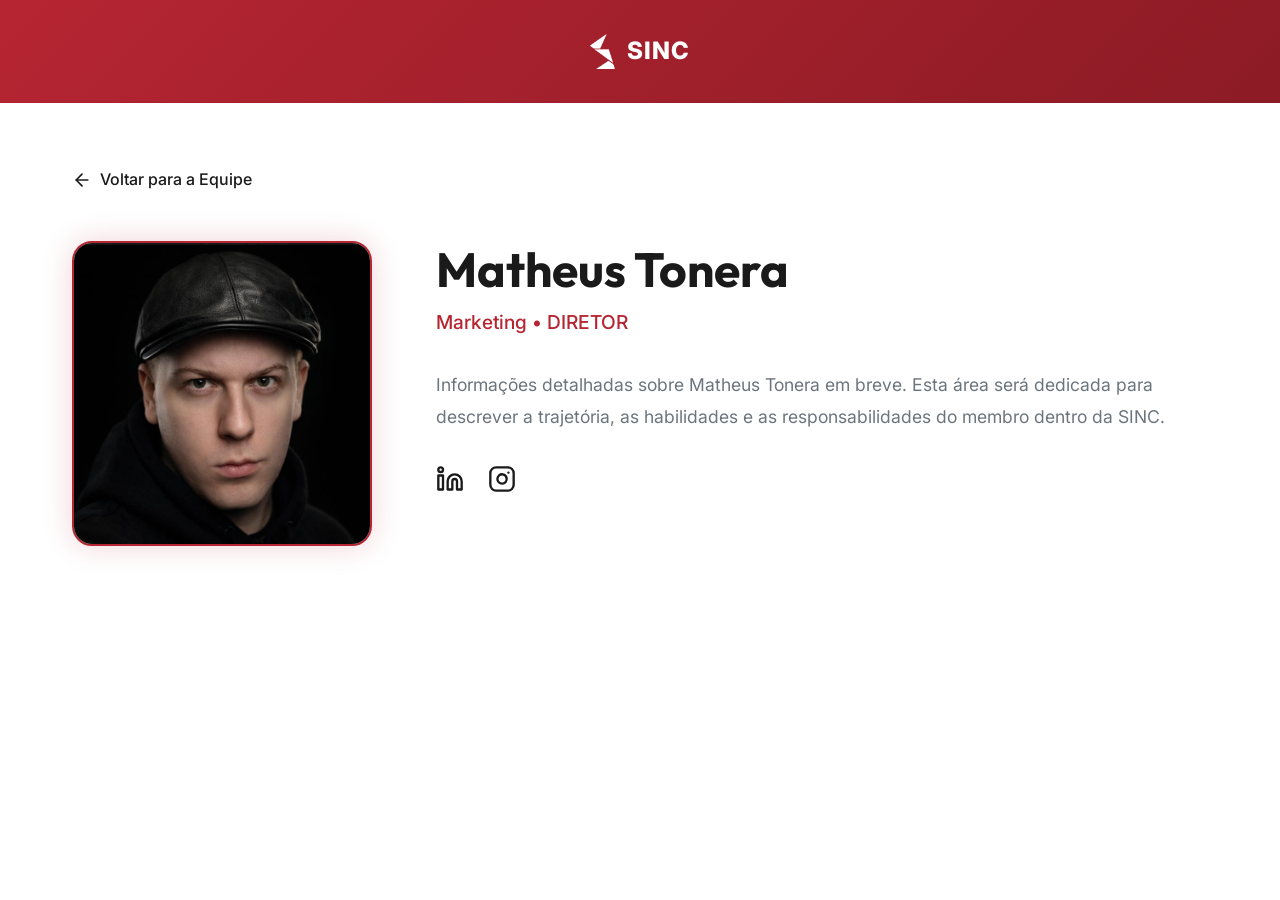
<file: membro-matheus.html>
<!DOCTYPE html>
<html lang="pt-BR">
<head>
    <meta charset="UTF-8">
    <meta name="viewport" content="width=device-width, initial-scale=1.0">
    <title>Matheus Tonera - SINC</title>
    <link href="https://fonts.googleapis.com/css2?family=Inter:wght@300;400;500;600&family=Outfit:wght@400;600;800&display=swap" rel="stylesheet">
    <link rel="stylesheet" href="style.css?v=2">
    <style>
        .profile-grid { display: grid; grid-template-columns: 300px 1fr; gap: 4rem; align-items: start; }
        @media (max-width: 768px) { .profile-grid { grid-template-columns: 1fr; gap: 2rem; } }
        .profile-img-container { width: 100%; border-radius: 20px; overflow: hidden; border: 2px solid var(--color-primary); box-shadow: 0 0 30px rgba(182, 37, 50, 0.2); }
        .profile-img-container img { width: 100%; height: auto; display: block; }
        .profile-info h1 { font-size: 3rem; margin-bottom: 0.5rem; }
        .profile-role { font-size: 1.2rem; color: var(--color-primary); margin-bottom: 2rem; font-weight: 500; }
        .profile-bio { color: var(--color-text-muted); line-height: 1.8; margin-bottom: 2rem; font-size: 1.1rem; }
        .back-btn { display: inline-flex; align-items: center; gap: 0.5rem; color: var(--color-text); text-decoration: none; margin-bottom: 3rem; font-weight: 500; transition: color var(--transition-fast); }
        .back-btn:hover { color: var(--color-primary); }
        .social-icon-link { color: var(--color-text); transition: color var(--transition-fast); }
        .social-icon-link:hover { color: var(--color-primary); }
    </style>
    <!-- Favicon -->
    <link rel="icon" type="image/png" sizes="32x32" href="assets/favicon-32x32.png">
    <link rel="icon" type="image/png" sizes="16x16" href="assets/favicon-16x16.png">
    <script>
        if (localStorage.getItem('theme') === 'dark') {
            document.documentElement.setAttribute('data-theme', 'dark');
        }
    </script>
</head>
<body>
        <header style="padding: 2rem; display: flex; align-items: center; justify-content: center; background: var(--gradient-brand); color: white; border-bottom: 1px solid var(--nav-border);">
        <img src="assets/icone.png" alt="SINC Icon" style="height: 35px; margin-right: 12px; filter: brightness(0) invert(1);">
        <span style="font-size: 1.5rem; font-weight: 800; letter-spacing: 1px; color: white;">SINC</span>
    </header>
    <main class="container" style="padding: 4rem 2rem; min-height: 80vh;">
        <a href="index.html#members" class="back-btn">
            <svg width="20" height="20" viewBox="0 0 24 24" fill="none" stroke="currentColor" stroke-width="2" stroke-linecap="round" stroke-linejoin="round"><line x1="19" y1="12" x2="5" y2="12"></line><polyline points="12 19 5 12 12 5"></polyline></svg>
            Voltar para a Equipe
        </a>
        <div class="profile-grid">
            <div class="profile-img-container">
                <img src="assets/matheus.png" alt="Matheus Tonera">
            </div>
            <div class="profile-info">
                <h1>Matheus Tonera</h1>
                <p class="profile-role">Marketing • DIRETOR</p>
                <div class="profile-bio">
                    <p>Informações detalhadas sobre Matheus Tonera em breve. Esta área será dedicada para descrever a trajetória, as habilidades e as responsabilidades do membro dentro da SINC.</p>
                </div>
                <div class="social-links" style="display: flex; gap: 1.5rem; margin-top: 2rem;">
                    <a href="https://www.linkedin.com/in/mftonera" target="_blank" class="social-icon-link" title="LinkedIn">
                        <svg width="28" height="28" viewBox="0 0 24 24" fill="none" stroke="currentColor" stroke-width="2" stroke-linecap="round" stroke-linejoin="round"><path d="M16 8a6 6 0 0 1 6 6v7h-4v-7a2 2 0 0 0-2-2 2 2 0 0 0-2 2v7h-4v-7a6 6 0 0 1 6-6z"></path><rect x="2" y="9" width="4" height="12"></rect><circle cx="4" cy="4" r="2"></circle></svg>
                    </a>
                    <a href="https://www.instagram.com/mftonera/" target="_blank" class="social-icon-link" title="Instagram">
                        <svg width="28" height="28" viewBox="0 0 24 24" fill="none" stroke="currentColor" stroke-width="2" stroke-linecap="round" stroke-linejoin="round"><rect x="2" y="2" width="20" height="20" rx="5" ry="5"></rect><path d="M16 11.37A4 4 0 1 1 12.63 8 4 4 0 0 1 16 11.37z"></path><line x1="17.5" y1="6.5" x2="17.51" y2="6.5"></line></svg>
                    </a>
                </div>
            </div>
        </div>
    </main>
</body>
</html>
</file>
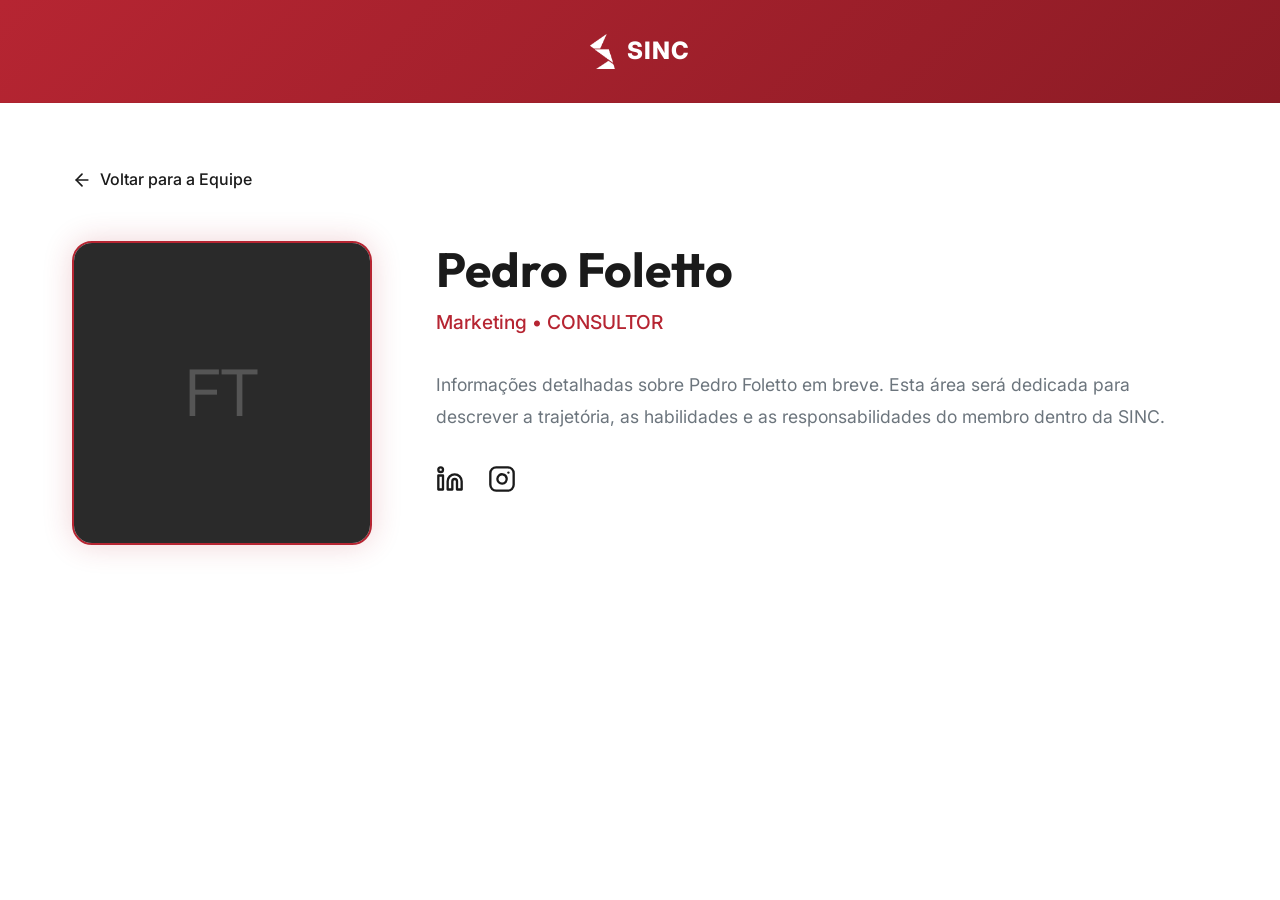
<file: membro-pedro.html>
<!DOCTYPE html>
<html lang="pt-BR">
<head>
    <meta charset="UTF-8">
    <meta name="viewport" content="width=device-width, initial-scale=1.0">
    <title>Pedro Foletto - SINC</title>
    <link href="https://fonts.googleapis.com/css2?family=Inter:wght@300;400;500;600&family=Outfit:wght@400;600;800&display=swap" rel="stylesheet">
    <link rel="stylesheet" href="style.css?v=2">
    <style>
        .profile-grid { display: grid; grid-template-columns: 300px 1fr; gap: 4rem; align-items: start; }
        @media (max-width: 768px) { .profile-grid { grid-template-columns: 1fr; gap: 2rem; } }
        .profile-img-container { width: 100%; border-radius: 20px; overflow: hidden; border: 2px solid var(--color-primary); box-shadow: 0 0 30px rgba(182, 37, 50, 0.2); }
        .profile-img-container img { width: 100%; height: auto; display: block; }
        .profile-info h1 { font-size: 3rem; margin-bottom: 0.5rem; }
        .profile-role { font-size: 1.2rem; color: var(--color-primary); margin-bottom: 2rem; font-weight: 500; }
        .profile-bio { color: var(--color-text-muted); line-height: 1.8; margin-bottom: 2rem; font-size: 1.1rem; }
        .back-btn { display: inline-flex; align-items: center; gap: 0.5rem; color: var(--color-text); text-decoration: none; margin-bottom: 3rem; font-weight: 500; transition: color var(--transition-fast); }
        .back-btn:hover { color: var(--color-primary); }
        .social-icon-link { color: var(--color-text); transition: color var(--transition-fast); }
        .social-icon-link:hover { color: var(--color-primary); }
    </style>
    <!-- Favicon -->
    <link rel="icon" type="image/png" sizes="32x32" href="assets/favicon-32x32.png">
    <link rel="icon" type="image/png" sizes="16x16" href="assets/favicon-16x16.png">
    <script>
        if (localStorage.getItem('theme') === 'dark') {
            document.documentElement.setAttribute('data-theme', 'dark');
        }
    </script>
</head>
<body>
        <header style="padding: 2rem; display: flex; align-items: center; justify-content: center; background: var(--gradient-brand); color: white; border-bottom: 1px solid var(--nav-border);">
        <img src="assets/icone.png" alt="SINC Icon" style="height: 35px; margin-right: 12px; filter: brightness(0) invert(1);">
        <span style="font-size: 1.5rem; font-weight: 800; letter-spacing: 1px; color: white;">SINC</span>
    </header>
    <main class="container" style="padding: 4rem 2rem; min-height: 80vh;">
        <a href="index.html#members" class="back-btn">
            <svg width="20" height="20" viewBox="0 0 24 24" fill="none" stroke="currentColor" stroke-width="2" stroke-linecap="round" stroke-linejoin="round"><line x1="19" y1="12" x2="5" y2="12"></line><polyline points="12 19 5 12 12 5"></polyline></svg>
            Voltar para a Equipe
        </a>
        <div class="profile-grid">
            <div class="profile-img-container">
                <div style="width: 100%; height: 300px; display: flex; align-items: center; justify-content: center; background: #2A2A2A; font-size: 4rem; color: #555;">FT</div>
            </div>
            <div class="profile-info">
                <h1>Pedro Foletto</h1>
                <p class="profile-role">Marketing • CONSULTOR</p>
                <div class="profile-bio">
                    <p>Informações detalhadas sobre Pedro Foletto em breve. Esta área será dedicada para descrever a trajetória, as habilidades e as responsabilidades do membro dentro da SINC.</p>
                </div>
                <div class="social-links" style="display: flex; gap: 1.5rem; margin-top: 2rem;">
                    <a href="https://www.linkedin.com/company/sinc-jr" target="_blank" class="social-icon-link" title="LinkedIn">
                        <svg width="28" height="28" viewBox="0 0 24 24" fill="none" stroke="currentColor" stroke-width="2" stroke-linecap="round" stroke-linejoin="round"><path d="M16 8a6 6 0 0 1 6 6v7h-4v-7a2 2 0 0 0-2-2 2 2 0 0 0-2 2v7h-4v-7a6 6 0 0 1 6-6z"></path><rect x="2" y="9" width="4" height="12"></rect><circle cx="4" cy="4" r="2"></circle></svg>
                    </a>
                    <a href="https://www.instagram.com/sinc.jr" target="_blank" class="social-icon-link" title="Instagram">
                        <svg width="28" height="28" viewBox="0 0 24 24" fill="none" stroke="currentColor" stroke-width="2" stroke-linecap="round" stroke-linejoin="round"><rect x="2" y="2" width="20" height="20" rx="5" ry="5"></rect><path d="M16 11.37A4 4 0 1 1 12.63 8 4 4 0 0 1 16 11.37z"></path><line x1="17.5" y1="6.5" x2="17.51" y2="6.5"></line></svg>
                    </a>
                </div>
            </div>
        </div>
    </main>
</body>
</html>
</file>
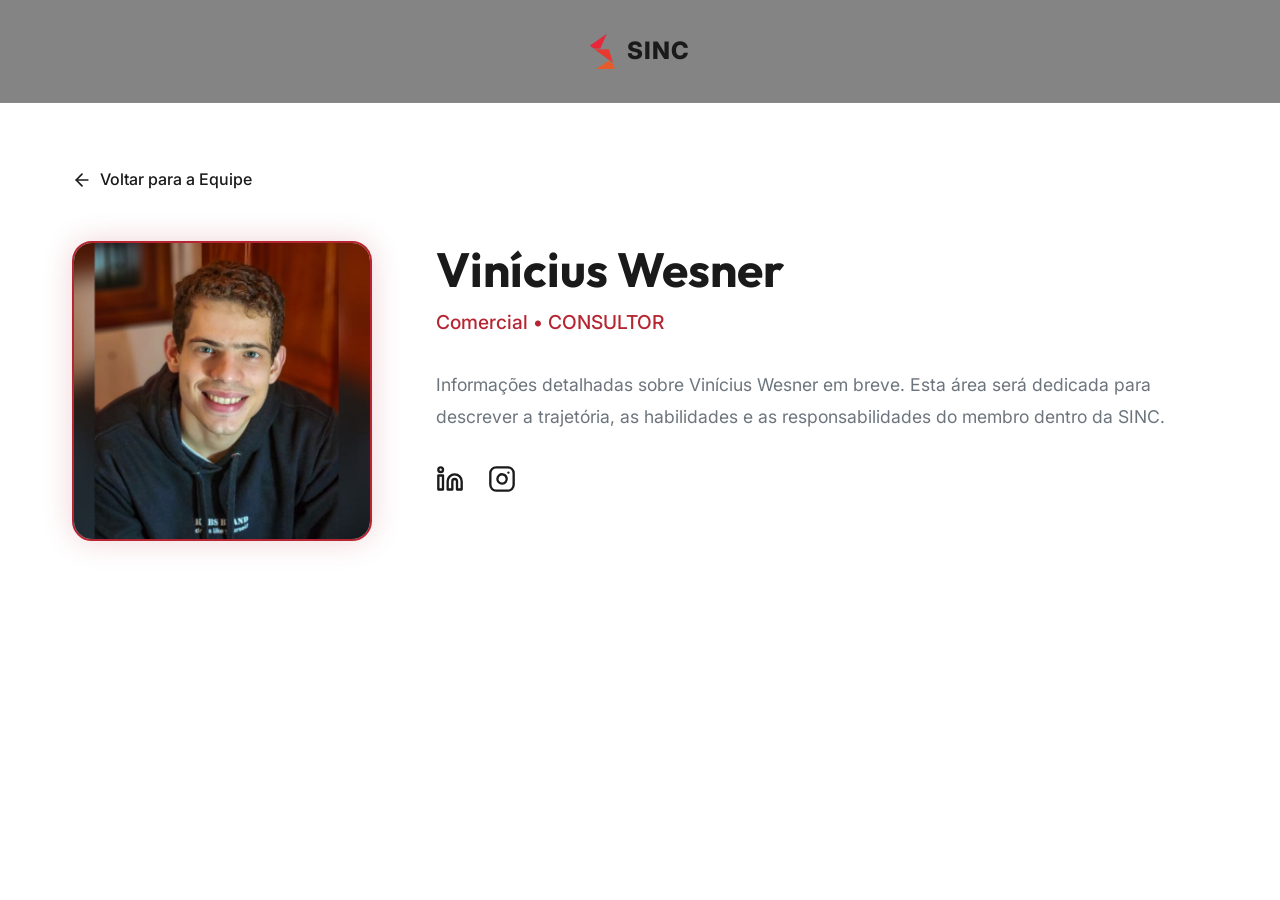
<file: membro-vinicius.html>
<!DOCTYPE html>
<html lang="pt-BR">

<head>
    <meta charset="UTF-8">
    <meta name="viewport" content="width=device-width, initial-scale=1.0">
    <title>Vinícius Wesner - SINC</title>
    <link
        href="https://fonts.googleapis.com/css2?family=Inter:wght@300;400;500;600&family=Outfit:wght@400;600;800&display=swap"
        rel="stylesheet">
    <link rel="stylesheet" href="style.css?v=2">
    <style>
        .profile-grid {
            display: grid;
            grid-template-columns: 300px 1fr;
            gap: 4rem;
            align-items: start;
        }

        @media (max-width: 768px) {
            .profile-grid {
                grid-template-columns: 1fr;
                gap: 2rem;
            }
        }

        .profile-img-container {
            width: 100%;
            border-radius: 20px;
            overflow: hidden;
            border: 2px solid var(--color-primary);
            box-shadow: 0 0 30px rgba(182, 37, 50, 0.2);
        }

        .profile-img-container img {
            width: 100%;
            height: auto;
            display: block;
        }

        .profile-info h1 {
            font-size: 3rem;
            margin-bottom: 0.5rem;
        }

        .profile-role {
            font-size: 1.2rem;
            color: var(--color-primary);
            margin-bottom: 2rem;
            font-weight: 500;
        }

        .profile-bio {
            color: var(--color-text-muted);
            line-height: 1.8;
            margin-bottom: 2rem;
            font-size: 1.1rem;
        }

        .back-btn {
            display: inline-flex;
            align-items: center;
            gap: 0.5rem;
            color: var(--color-text);
            text-decoration: none;
            margin-bottom: 3rem;
            font-weight: 500;
            transition: color var(--transition-fast);
        }

        .back-btn:hover {
            color: var(--color-primary);
        }

        .social-icon-link {
            color: var(--color-text);
            transition: color var(--transition-fast);
        }

        .social-icon-link:hover {
            color: var(--color-primary);
        }
    </style>
    <!-- Favicon -->
    <link rel="icon" type="image/png" sizes="32x32" href="assets/favicon-32x32.png">
    <link rel="icon" type="image/png" sizes="16x16" href="assets/favicon-16x16.png">
    <script>
        if (localStorage.getItem('theme') === 'dark') {
            document.documentElement.setAttribute('data-theme', 'dark');
        }
    </script>
</head>

<body>
    <header
        style="padding: 2rem; display: flex; align-items: center; justify-content: center; background: rgba(10, 10, 10, 0.5); border-bottom: 1px solid rgba(255, 255, 255, 0.05);">
        <img src="assets/icone.png" alt="SINC Icon" style="height: 35px; margin-right: 12px;">
        <span style="font-size: 1.5rem; font-weight: 800; letter-spacing: 1px;">SINC</span>
    </header>
    <main class="container" style="padding: 4rem 2rem; min-height: 80vh;">
        <a href="index.html#members" class="back-btn">
            <svg width="20" height="20" viewBox="0 0 24 24" fill="none" stroke="currentColor" stroke-width="2"
                stroke-linecap="round" stroke-linejoin="round">
                <line x1="19" y1="12" x2="5" y2="12"></line>
                <polyline points="12 19 5 12 12 5"></polyline>
            </svg>
            Voltar para a Equipe
        </a>
        <div class="profile-grid">
            <div class="profile-img-container">
                <img src="assets/viniciuswesner.png" alt="Vinícius Wesner">
            </div>
            <div class="profile-info">
                <h1>Vinícius Wesner</h1>
                <p class="profile-role">Comercial • CONSULTOR</p>
                <div class="profile-bio">
                    <p>Informações detalhadas sobre Vinícius Wesner em breve. Esta área será dedicada para descrever a
                        trajetória, as habilidades e as responsabilidades do membro dentro da SINC.</p>
                </div>
                <div class="social-links" style="display: flex; gap: 1.5rem; margin-top: 2rem;">
                    <a href="https://www.linkedin.com/in/vin%C3%ADcius-wesner-298b33301/" target="_blank"
                        class="social-icon-link" title="LinkedIn">
                        <svg width="28" height="28" viewBox="0 0 24 24" fill="none" stroke="currentColor"
                            stroke-width="2" stroke-linecap="round" stroke-linejoin="round">
                            <path d="M16 8a6 6 0 0 1 6 6v7h-4v-7a2 2 0 0 0-2-2 2 2 0 0 0-2 2v7h-4v-7a6 6 0 0 1 6-6z">
                            </path>
                            <rect x="2" y="9" width="4" height="12"></rect>
                            <circle cx="4" cy="4" r="2"></circle>
                        </svg>
                    </a>
                    <a href="https://www.instagram.com/sinc.jr" target="_blank" class="social-icon-link"
                        title="Instagram">
                        <svg width="28" height="28" viewBox="0 0 24 24" fill="none" stroke="currentColor"
                            stroke-width="2" stroke-linecap="round" stroke-linejoin="round">
                            <rect x="2" y="2" width="20" height="20" rx="5" ry="5"></rect>
                            <path d="M16 11.37A4 4 0 1 1 12.63 8 4 4 0 0 1 16 11.37z"></path>
                            <line x1="17.5" y1="6.5" x2="17.51" y2="6.5"></line>
                        </svg>
                    </a>
                </div>
            </div>
        </div>
    </main>
</body>

</html>
</file>
<file: style.css>
:root {
    /* Day Mode (Default) */
    --color-bg: #FFFFFF;
    --color-surface: #F8F9FA;
    --color-surface-light: #E9ECEF;

    --color-primary: #b62532;
    --color-primary-hover: #8c1b25;
    --color-primary-rgb: 182, 37, 50;
    --color-primary-light: rgba(var(--color-primary-rgb), 0.15);

    --color-gradient-1: #b62532;
    --color-gradient-2: #8c1b25;
    --gradient-brand: linear-gradient(135deg, var(--color-gradient-1), var(--color-gradient-2));

    --color-text: #1A1A1A;
    --color-text-muted: #6C757D;

    --nav-bg: rgba(255, 255, 255, 0.85);
    --nav-border: rgba(0, 0, 0, 0.05);
    --hero-overlay: linear-gradient(to right, rgba(255, 255, 255, 0.95) 0%, rgba(255, 255, 255, 0.4) 100%), radial-gradient(circle at 70% 30%, rgba(var(--color-primary-rgb), 0.1) 0%, transparent 50%);
    --glass-bg: rgba(255, 255, 255, 0.5);
    --glass-border: rgba(0, 0, 0, 0.1);
    --card-border: rgba(0, 0, 0, 0.05);
    --input-border: rgba(0, 0, 0, 0.1);
    --footer-border: rgba(0, 0, 0, 0.05);
    --case-card-bg: linear-gradient(135deg, #F8F9FA 0%, #FFFFFF 100%);

    /* Typography */
    --font-heading: 'Outfit', sans-serif;
    --font-body: 'Inter', sans-serif;

    /* Transitions */
    --transition-fast: 0.2s ease;
    --transition-normal: 0.3s ease;
    --transition-slow: 0.5s ease;
}

[data-theme="dark"] {
    /* Night Mode (Option) */
    --color-bg: #0A0A0A;
    --color-surface: #141414;
    --color-surface-light: #1E1E1E;

    --color-primary: #e65b2a;
    --color-primary-hover: #cc4d20;
    --color-primary-rgb: 230, 91, 42;
    --color-primary-light: rgba(var(--color-primary-rgb), 0.15);

    --color-gradient-1: #e65b2a;
    --color-gradient-2: #cc4d20;
    --gradient-brand: linear-gradient(135deg, var(--color-gradient-1), var(--color-gradient-2));

    --color-text: #F0F0F0;
    --color-text-muted: #A0A0A0;

    --nav-bg: rgba(10, 10, 10, 0.85);
    --nav-border: rgba(255, 255, 255, 0.05);
    --hero-overlay: linear-gradient(to right, rgba(10, 10, 10, 0.95) 0%, rgba(10, 10, 10, 0.4) 100%), radial-gradient(circle at 70% 30%, rgba(var(--color-primary-rgb), 0.3) 0%, transparent 50%);
    --glass-bg: rgba(30, 30, 30, 0.5);
    --glass-border: rgba(255, 255, 255, 0.1);
    --card-border: rgba(255, 255, 255, 0.05);
    --input-border: rgba(255, 255, 255, 0.1);
    --footer-border: rgba(255, 255, 255, 0.05);
    --case-card-bg: linear-gradient(135deg, #1A1A1A 0%, #111111 100%);
}

* {
    margin: 0;
    padding: 0;
    box-sizing: border-box;
}

html {
    scroll-behavior: smooth;
}

body {
    font-family: var(--font-body);
    background-color: var(--color-bg);
    color: var(--color-text);
    line-height: 1.6;
    overflow-x: hidden;
}

/* Typography Utilities */
h1,
h2,
h3,
h4 {
    font-family: var(--font-heading);
    font-weight: 700;
    line-height: 1.2;
}

a {
    text-decoration: none;
    color: inherit;
    transition: color var(--transition-fast);
}

.container {
    max-width: 1200px;
    margin: 0 auto;
    padding: 0 2rem;
}

.section-padding {
    padding: 6rem 0;
}

.text-center {
    text-align: center;
}

.mx-auto {
    margin-left: auto;
    margin-right: auto;
}

.w-100 {
    width: 100%;
}

/* Buttons */
.btn-primary,
.btn-secondary,
.btn-primary-outline {
    display: inline-block;
    padding: 0.8rem 1.8rem;
    border-radius: 4px;
    font-weight: 600;
    cursor: pointer;
    transition: all var(--transition-normal);
    text-align: center;
    border: none;
    font-size: 1rem;
    font-family: var(--font-body);
}

.btn-primary {
    background-color: var(--color-primary);
    color: #fff;
    box-shadow: 0 4px 15px rgba(var(--color-primary-rgb), 0.3);
}

.btn-primary:hover {
    background-color: var(--color-primary-hover);
    box-shadow: 0 6px 20px rgba(var(--color-primary-rgb), 0.5);
    transform: translateY(-2px);
}

.btn-primary-outline {
    background-color: transparent;
    color: var(--color-primary);
    border: 1px solid var(--color-primary);
}

.btn-primary-outline:hover {
    background-color: var(--color-primary);
    color: #fff;
}

.btn-secondary {
    background-color: var(--color-surface-light);
    color: var(--color-text);
}

.btn-secondary:hover {
    background-color: #2A2A2A;
    transform: translateY(-2px);
}

/* Navbar */
.navbar {
    position: fixed;
    top: 0;
    width: 100%;
    z-index: 1000;
    padding: 1rem 0;
    transition: all var(--transition-normal);
}

.navbar.scrolled {
    background: var(--nav-bg);
    backdrop-filter: blur(10px);
    -webkit-backdrop-filter: blur(10px);
    border-bottom: 1px solid var(--nav-border);
    padding: 0.8rem 0;
}

.nav-container {
    max-width: 1200px;
    margin: 0 auto;
    padding: 0 2rem;
    display: flex;
    justify-content: space-between;
    align-items: center;
}

.logo-container {
    display: flex;
    align-items: center;
    gap: 0.8rem;
}

.logo-img {
    height: 40px;
    width: auto;
}

.logo-text {
    font-family: var(--font-heading);
    font-size: 1.5rem;
    font-weight: 800;
    letter-spacing: 2px;
    color: var(--color-text);
}

.nav-links {
    display: flex;
    gap: 2rem;
    align-items: center;
}

.nav-links a:not(.btn-primary-outline) {
    font-weight: 500;
    position: relative;
}

.nav-links a:not(.btn-primary-outline)::after {
    content: '';
    position: absolute;
    width: 0;
    height: 2px;
    bottom: -4px;
    left: 0;
    background-color: var(--color-primary);
    transition: width var(--transition-normal);
}

.nav-links a:not(.btn-primary-outline):hover::after {
    width: 100%;
}

.menu-toggle {
    display: none;
    flex-direction: column;
    gap: 5px;
    cursor: pointer;
}

.menu-toggle .bar {
    width: 25px;
    height: 2px;
    background-color: var(--color-text);
    transition: all var(--transition-fast);
}

/* Hero Section */
.hero {
    height: 100vh;
    min-height: 600px;
    display: flex;
    align-items: center;
    position: relative;
    background: var(--gradient-brand);
    overflow: hidden;
}

.hero-overlay {
    position: absolute;
    inset: 0;
    background: var(--hero-overlay);
    z-index: 1;
}


.hero-container {
    display: flex;
    align-items: center;
    justify-content: space-between;
    width: 100%;
    max-width: 1200px;
    margin: 0 auto;
    padding: 0 2rem;
    position: relative;
    z-index: 2;
    gap: 4rem;
}

.hero-content {
    position: relative;
    z-index: 2;
    flex: 1;
    max-width: 800px;
}

.hero h1 {
    font-size: 4.5rem;
    margin-bottom: 1rem;
}

.hero h1 span {
    color: var(--color-primary);
}

.hero p {
    font-size: 1.2rem;
    color: var(--color-text-muted);
    margin-bottom: 2.5rem;
    max-width: 600px;
}

.hero-buttons {
    display: flex;
    gap: 1rem;
}

/* Hero Case Card */
.hero-case-card {
    flex: 0 0 500px;
    background: var(--case-card-bg);
    border: 1px solid var(--card-border);
    border-radius: 16px;
    padding: 2.5rem;
    position: relative;
    overflow: hidden;
    text-decoration: none;
    display: block;
}

.hero-case-card:hover {
    border-color: var(--color-primary);
}

.hero-case-card .case-decoration {
    position: absolute;
    top: -20px;
    right: -20px;
    width: 250px;
    height: 250px;
    opacity: 0.1;
    pointer-events: none;
}

.hero-case-card .case-meta {
    color: var(--color-text-muted);
    font-size: 0.8rem;
    font-weight: 600;
    letter-spacing: 1.5px;
    text-transform: uppercase;
    margin-bottom: 1.5rem;
}

.hero-case-card .case-title {
    color: var(--color-text);
    font-size: 1.3rem;
    line-height: 1.4;
    margin-bottom: 2rem;
    font-weight: 700;
}

.hero-case-card .case-footer {
    display: flex;
    gap: 0.8rem;
    align-items: center;
    font-size: 0.9rem;
    color: var(--color-text-muted);
}

.hero-case-card .case-footer span {
    color: var(--color-primary);
    font-weight: 700;
}

@media (max-width: 992px) {
    .hero-container {
        flex-direction: column;
        text-align: center;
        padding-top: 120px;
        padding-bottom: 60px;
        gap: 4rem;
        height: auto;
        min-height: 100vh;
    }

    .hero-content {
        max-width: 100%;
    }

    .hero-case-card {
        flex: 1;
        width: 100%;
        max-width: 380px;
    }

    .hero-buttons {
        justify-content: center;
    }

    .hero {
        height: auto;
    }
}

/* Cases Section Grid Layout */
.cases-grid {
    display: grid;
    grid-template-columns: repeat(3, 1fr);
    gap: 2rem;
    margin-top: 3rem;
}

.case-card-large {
    grid-column: 1 / -1;
    background: var(--case-card-bg);
    border: 1px solid var(--card-border);
    border-radius: 12px;
    padding: 3.5rem;
    position: relative;
    overflow: hidden;
    margin-bottom: 1rem;
    transition: all var(--transition-normal);
}

.case-card-small {
    background: var(--case-card-bg);
    border: 1px solid var(--card-border);
    border-radius: 12px;
    padding: 2.5rem;
    position: relative;
    overflow: hidden;
    transition: all var(--transition-normal);
    display: flex;
    flex-direction: column;
}

.case-card-large:hover,
.case-card-small:hover {
    transform: translateY(-5px);
    border-color: var(--color-primary);
}

.case-card-large .case-decoration,
.case-card-small .case-decoration {
    position: absolute;
    top: -40px;
    right: -40px;
    width: 350px;
    height: 350px;
    opacity: 0.05;
    pointer-events: none;
}

.case-card-small .case-decoration {
    width: 250px;
    height: 250px;
}

.case-category-tag {
    background: rgba(var(--color-primary-rgb), 0.05);
    border: 1px solid rgba(var(--color-primary-rgb), 0.15);
    padding: 0.4rem 0.8rem;
    border-radius: 6px;
    display: inline-block;
    color: var(--color-primary);
    font-size: 0.7rem;
    font-weight: 700;
    letter-spacing: 1px;
    text-transform: uppercase;
    margin-bottom: 2rem;
    align-self: center;
    /* Centering and shrinking to content */
    text-align: center;
}

.case-stats {
    display: flex;
    gap: 3rem;
    margin-top: 2rem;
}

.stat-item {
    display: flex;
    flex-direction: column;
}

.stat-value {
    font-size: 2.5rem;
    font-weight: 800;
    color: var(--color-primary);
    white-space: nowrap;
    line-height: 1.1;
}

.stat-label {
    font-size: 0.65rem;
    text-transform: uppercase;
    letter-spacing: 1px;
    color: var(--color-text-muted);
    margin-top: 0.5rem;
    line-height: 1.4;
    font-weight: 600;
}

.case-card-small .stat-value {
    font-size: 1.5rem;
}

.case-card-small .stat-label {
    font-size: 0.6rem;
}

.case-card-small .case-stats {
    display: grid;
    grid-template-columns: repeat(3, 1fr);
    gap: 1rem;
    margin-top: auto;
}

@media (max-width: 1200px) {
    .case-stats {
        gap: 2rem;
    }

    .stat-value {
        font-size: 2rem;
    }
}

@media (max-width: 992px) {
    .cases-grid {
        grid-template-columns: repeat(2, 1fr);
    }
}

@media (max-width: 768px) {
    .cases-grid {
        grid-template-columns: 1fr;
    }

    .case-stats {
        flex-direction: column;
        gap: 2rem;
    }

    .case-card-small .case-stats {
        flex-direction: row;
    }
}

/* Sections General */
.section-title {
    margin-bottom: 4rem;
}

.section-title h2 {
    font-size: 2.5rem;
    margin-bottom: 1rem;
}

.divider {
    height: 3px;
    width: 60px;
    background-color: var(--color-primary);
    border-radius: 2px;
}

.section-subtitle {
    color: var(--color-text-muted);
    margin-top: 1rem;
}

/* About Section */
.about-grid {
    display: grid;
    grid-template-columns: 1fr 1fr;
    gap: 4rem;
    align-items: center;
}

.about-text h3 {
    font-size: 1.8rem;
    margin-bottom: 1.5rem;
    color: var(--color-primary);
}

.about-text p {
    margin-bottom: 1.2rem;
    color: var(--color-text-muted);
}

.features-list {
    list-style: none;
    margin-top: 2rem;
}

.features-list li {
    position: relative;
    padding-left: 2rem;
    margin-bottom: 1rem;
    font-weight: 500;
}

.features-list li::before {
    content: '→';
    position: absolute;
    left: 0;
    color: var(--color-primary);
}

.glass-card {
    background: var(--glass-bg);
    backdrop-filter: blur(12px);
    border: 1px solid var(--glass-border);
    border-radius: 12px;
    padding: 2rem;
    box-shadow: 0 10px 30px rgba(0, 0, 0, 0.5);
}

.mockup-card {
    position: relative;
    overflow: hidden;
    transform: perspective(1000px) rotateY(-5deg) rotateX(5deg);
    transition: transform var(--transition-slow);
}

.mockup-card:hover {
    transform: perspective(1000px) rotateY(0) rotateX(0);
}

.mockup-header {
    display: flex;
    gap: 8px;
    margin-bottom: 1.5rem;
}

.dot {
    width: 12px;
    height: 12px;
    border-radius: 50%;
}

.dot.red {
    background-color: #ff5f56;
}

.dot.yellow {
    background-color: #ffbd2e;
}

.dot.green {
    background-color: #27c93f;
}

.mockup-body h4 {
    margin-bottom: 1rem;
}

.mockup-line {
    height: 8px;
    background-color: var(--color-surface-light);
    border-radius: 4px;
    margin-bottom: 10px;
    width: 100%;
}

.mockup-line.short {
    width: 60%;
    margin-bottom: 2rem;
}

.mockup-stats {
    display: flex;
    gap: 1rem;
}

.stat-box {
    flex: 1;
    height: 80px;
    background-color: var(--color-surface-light);
    border-radius: 8px;
}

.stat-box.highlight {
    background-color: var(--color-primary-light);
    border: 1px solid var(--color-primary);
}

/* Services Section */
.services-section {
    background-color: var(--color-surface);
}

.services-grid {
    display: grid;
    grid-template-columns: repeat(auto-fit, minmax(300px, 1fr));
    gap: 2rem;
}

.service-card {
    background-color: var(--color-bg);
    padding: 3rem 2rem;
    border-radius: 8px;
    border: 1px solid var(--card-border);
    transition: all var(--transition-normal);
    position: relative;
    overflow: hidden;
}

.service-card::before {
    content: '';
    position: absolute;
    top: 0;
    left: 0;
    width: 100%;
    height: 3px;
    background-color: var(--color-primary);
    transform: scaleX(0);
    transform-origin: left;
    transition: transform var(--transition-normal);
}

.service-card:hover {
    transform: translateY(-10px);
    box-shadow: 0 10px 30px rgba(0, 0, 0, 0.3);
    border-color: rgba(var(--color-primary-rgb), 0.3);
}

.service-card:hover::before {
    transform: scaleX(1);
}

.service-icon {
    font-size: 2.5rem;
    color: var(--color-primary);
    margin-bottom: 1.5rem;
}

.service-card h3 {
    margin-bottom: 1rem;
}

.service-card p {
    color: var(--color-text-muted);
}

/* Members Section */
.members-section {
    background-color: var(--color-bg);
}

.members-grid {
    display: flex;
    flex-wrap: wrap;
    justify-content: center;
    gap: 2rem;
    padding: 1rem 0;
}

.member-card {
    flex: 0 1 240px;
    width: 100%;
    background: var(--color-surface);
    border: 1px solid var(--card-border);
    border-radius: 12px;
    padding: 2.5rem 2rem;
    text-align: center;
    transition: all var(--transition-normal);
}

.member-card:hover {
    transform: translateY(-10px);
    border-color: rgba(var(--color-primary-rgb), 0.3);
    box-shadow: 0 10px 30px rgba(0, 0, 0, 0.3);
}

.member-photo-link {
    display: block;
    cursor: pointer;
    text-decoration: none;
}

.member-photo-link .member-photo-container {
    transition: transform var(--transition-fast), border-color var(--transition-fast), box-shadow var(--transition-fast);
}

.member-photo-link:hover .member-photo-container {
    transform: scale(1.08);
    border-color: var(--color-primary);
    box-shadow: 0 0 20px var(--color-primary-light);
}

.member-photo-container {
    width: 140px;
    height: 140px;
    margin: 0 auto 1.5rem;
    border-radius: 50%;
    padding: 5px;
    border: 2px solid var(--color-primary-light);
    overflow: hidden;
    display: flex;
    align-items: center;
    justify-content: center;
}

.member-photo-container img {
    width: 100%;
    height: 100%;
    object-fit: cover;
    border-radius: 50%;
}


.member-photo-placeholder {
    width: 100%;
    height: 100%;
    background: var(--color-surface-light);
    border-radius: 50%;
    display: flex;
    align-items: center;
    justify-content: center;
    color: var(--color-text-muted);
    font-size: 1.5rem;
    font-weight: 700;
}

.member-info h3 {
    font-size: 1.25rem;
    margin-bottom: 0.25rem;
    font-family: var(--font-heading);
}

.member-role {
    color: var(--color-primary);
    font-size: 0.9rem;
    font-weight: 600;
    margin-bottom: 1.2rem;
}

.social-tag {
    font-size: 0.75rem;
    padding: 0.3rem 0.8rem;
    background: var(--color-primary-light);
    color: var(--color-primary);
    border-radius: 20px;
    font-weight: 700;
    text-transform: uppercase;
}

/* Contact Section */

.contact-grid {
    display: grid;
    grid-template-columns: 1fr 1fr;
    gap: 4rem;
}

.contact-info h2 {
    font-size: 2.5rem;
    margin-bottom: 1rem;
}

.contact-info p {
    color: var(--color-text-muted);
    margin-bottom: 2rem;
}

.info-item {
    margin-bottom: 1rem;
    font-size: 1.1rem;
}

.info-item strong {
    color: var(--color-primary);
}

.contact-form {
    background-color: var(--color-surface);
    padding: 2.5rem;
    border-radius: 8px;
}

.form-group {
    margin-bottom: 1.5rem;
}

.form-group label {
    display: block;
    margin-bottom: 0.5rem;
    font-weight: 500;
}

.form-group input,
.form-group textarea {
    width: 100%;
    padding: 0.8rem;
    background-color: var(--color-bg);
    border: 1px solid var(--glass-border);
    border-radius: 4px;
    color: var(--color-text);
    font-family: var(--font-body);
    transition: border-color var(--transition-fast);
}

.form-group textarea {
    resize: none;
}

.form-group input:focus,
.form-group textarea:focus {
    outline: none;
    border-color: var(--color-primary);
}

/* Footer */
footer {
    background-color: var(--color-surface);
    padding: 4rem 0 2rem;
    border-top: 1px solid var(--footer-border);
}

.footer-content {
    display: flex;
    justify-content: space-between;
    align-items: center;
    margin-bottom: 3rem;
    flex-wrap: wrap;
    gap: 2rem;
}

.footer-brand p {
    color: var(--color-text-muted);
    margin-top: 0.5rem;
}

.footer-links {
    display: flex;
    gap: 2rem;
}

.footer-links a:hover {
    color: var(--color-primary);
}

.footer-bottom {
    text-align: center;
    padding-top: 2rem;
    border-top: 1px solid var(--footer-border);
    color: var(--color-text-muted);
    font-size: 0.9rem;
}

/* Animations */
.fade-in {
    opacity: 0;
    animation: fadeIn 1s ease forwards;
}

.slide-up {
    opacity: 0;
    transform: translateY(30px);
    transition: opacity 0.8s ease, transform 0.8s ease;
}

.slide-up.visible {
    opacity: 1;
    transform: translateY(0);
}

.delay-1 {
    animation-delay: 0.2s;
    transition-delay: 0.2s;
}

.delay-2 {
    animation-delay: 0.4s;
    transition-delay: 0.4s;
}

@keyframes fadeIn {
    from {
        opacity: 0;
    }

    to {
        opacity: 1;
    }
}

/* Responsive Design */
@media (max-width: 992px) {
    .hero h1 {
        font-size: 3.5rem;
    }

    .about-grid,
    .contact-grid {
        grid-template-columns: 1fr;
    }

    .mockup-card {
        max-width: 500px;
        margin: 0 auto;
    }
}

@media (max-width: 768px) {
    .menu-toggle {
        display: flex;
    }

    .nav-links {
        position: fixed;
        top: 70px;
        left: -100%;
        width: 100%;
        height: calc(100vh - 70px);
        background-color: var(--color-surface);
        flex-direction: column;
        justify-content: center;
        transition: left var(--transition-normal);
    }

    .nav-links.active {
        left: 0;
    }

    .hero h1 {
        font-size: 2.8rem;
    }

    .hero p {
        font-size: 1rem;
    }

    .hero-buttons {
        flex-direction: column;
    }

    .section-title h2 {
        font-size: 2rem;
    }

    .footer-content {
        flex-direction: column;
        text-align: center;
    }
}

.theme-toggle-btn {
    background: transparent;
    border: none;
    color: var(--color-text);
    cursor: pointer;
    display: flex;
    align-items: center;
    justify-content: center;
    padding: 0.5rem;
    border-radius: 50%;
    transition: all var(--transition-fast);
    margin-left: auto;
}

.theme-toggle-btn:hover {
    background: var(--color-surface-light);
    color: var(--color-primary);
}
</file>
<file: dashboard.css>
/* Dashboard Layout */
.dashboard-wrapper {
    min-height: 100vh;
    background-color: var(--color-bg);
    background-image: 
        radial-gradient(circle at 30% 70%, rgba(var(--color-primary-rgb), 0.15) 0%, transparent 50%),
        radial-gradient(circle at 70% 30%, rgba(var(--color-primary-rgb), 0.2) 0%, transparent 50%);
}

.dash-header {
    background: var(--nav-bg);
    backdrop-filter: blur(10px);
    border-bottom: 1px solid var(--nav-border);
}

.dashboard-grid {
    display: grid;
    grid-template-columns: repeat(auto-fit, minmax(300px, 1fr));
    gap: 2rem;
}

.widget-card {
    background-color: var(--color-surface);
    border-radius: 12px;
    border: 1px solid var(--card-border);
    overflow: hidden;
    transition: transform var(--transition-normal);
}

.widget-card:hover {
    border-color: rgba(var(--color-primary-rgb), 0.3);
}

.widget-header {
    padding: 1.5rem;
    border-bottom: 1px solid var(--nav-border);
    display: flex;
    justify-content: space-between;
    align-items: center;
}

.widget-header h3 {
    font-size: 1.1rem;
    color: var(--color-text);
}

.widget-body {
    padding: 0;
    min-height: 200px;
}

.text-muted {
    color: var(--color-text-muted);
}

.login-wrapper {
    height: 100vh;
    display: flex;
    align-items: center;
    justify-content: center;
    background-color: var(--color-bg);
    background-image: 
        radial-gradient(circle at 30% 70%, rgba(var(--color-primary-rgb), 0.15) 0%, transparent 50%),
        radial-gradient(circle at 70% 30%, rgba(var(--color-primary-rgb), 0.2) 0%, transparent 50%);
    padding: 2rem;
}

.login-card {
    max-width: 450px;
    width: 100%;
}

.hidden {
    opacity: 0;
    transition: opacity 0.5s ease;
}

.login-error {
    background: rgba(255, 95, 86, 0.1);
    padding: 0.8rem;
    border-radius: 4px;
    border: 1px solid rgba(255, 95, 86, 0.3);
}

/* Drive Files List */
.drive-files-list {
    display: flex;
    flex-direction: column;
    gap: 10px;
}

.drive-file-item {
    display: flex;
    align-items: center;
    padding: 1rem;
    background: var(--color-surface-light);
    border: 1px solid var(--card-border);
    border-radius: 8px;
    text-decoration: none;
    transition: all var(--transition-fast);
}

.drive-file-item:hover {
    background: rgba(var(--color-primary-rgb), 0.05);
    border-color: rgba(var(--color-primary-rgb), 0.3);
    transform: translateX(5px);
}

.file-icon {
    width: 24px;
    height: 24px;
    margin-right: 15px;
    flex-shrink: 0;
}

.file-name {
    color: var(--color-text);
    font-size: 0.95rem;
    font-weight: 500;
    white-space: nowrap;
    overflow: hidden;
    text-overflow: ellipsis;
}

/* Modal Overlay */
.modal-overlay {
    position: fixed;
    top: 0;
    left: 0;
    width: 100vw;
    height: 100vh;
    background: rgba(0, 0, 0, 0.8);
    backdrop-filter: blur(5px);
    z-index: 2000;
    display: flex;
    justify-content: center;
    align-items: center;
    padding: 2rem;
}

.modal-content {
    width: 100%;
    max-width: 900px;
    height: 85vh;
    display: flex;
    flex-direction: column;
}

.modal-header {
    display: flex;
    justify-content: space-between;
    align-items: center;
    padding: 1rem 1.5rem;
    border-bottom: 1px solid var(--glass-border);
}

.modal-header h3 {
    margin: 0;
    font-size: 1.2rem;
    color: var(--color-text);
}

.close-btn {
    background: transparent;
    border: none;
    color: var(--color-text-muted);
    font-size: 1.8rem;
    cursor: pointer;
    transition: color var(--transition-fast);
}

.close-btn:hover {
    color: #ff5f56;
}

.modal-body {
    flex: 1;
    background: #fff; /* white for document preview contrast */
    border-radius: 0 0 12px 12px;
    overflow: hidden;
}
</file>
